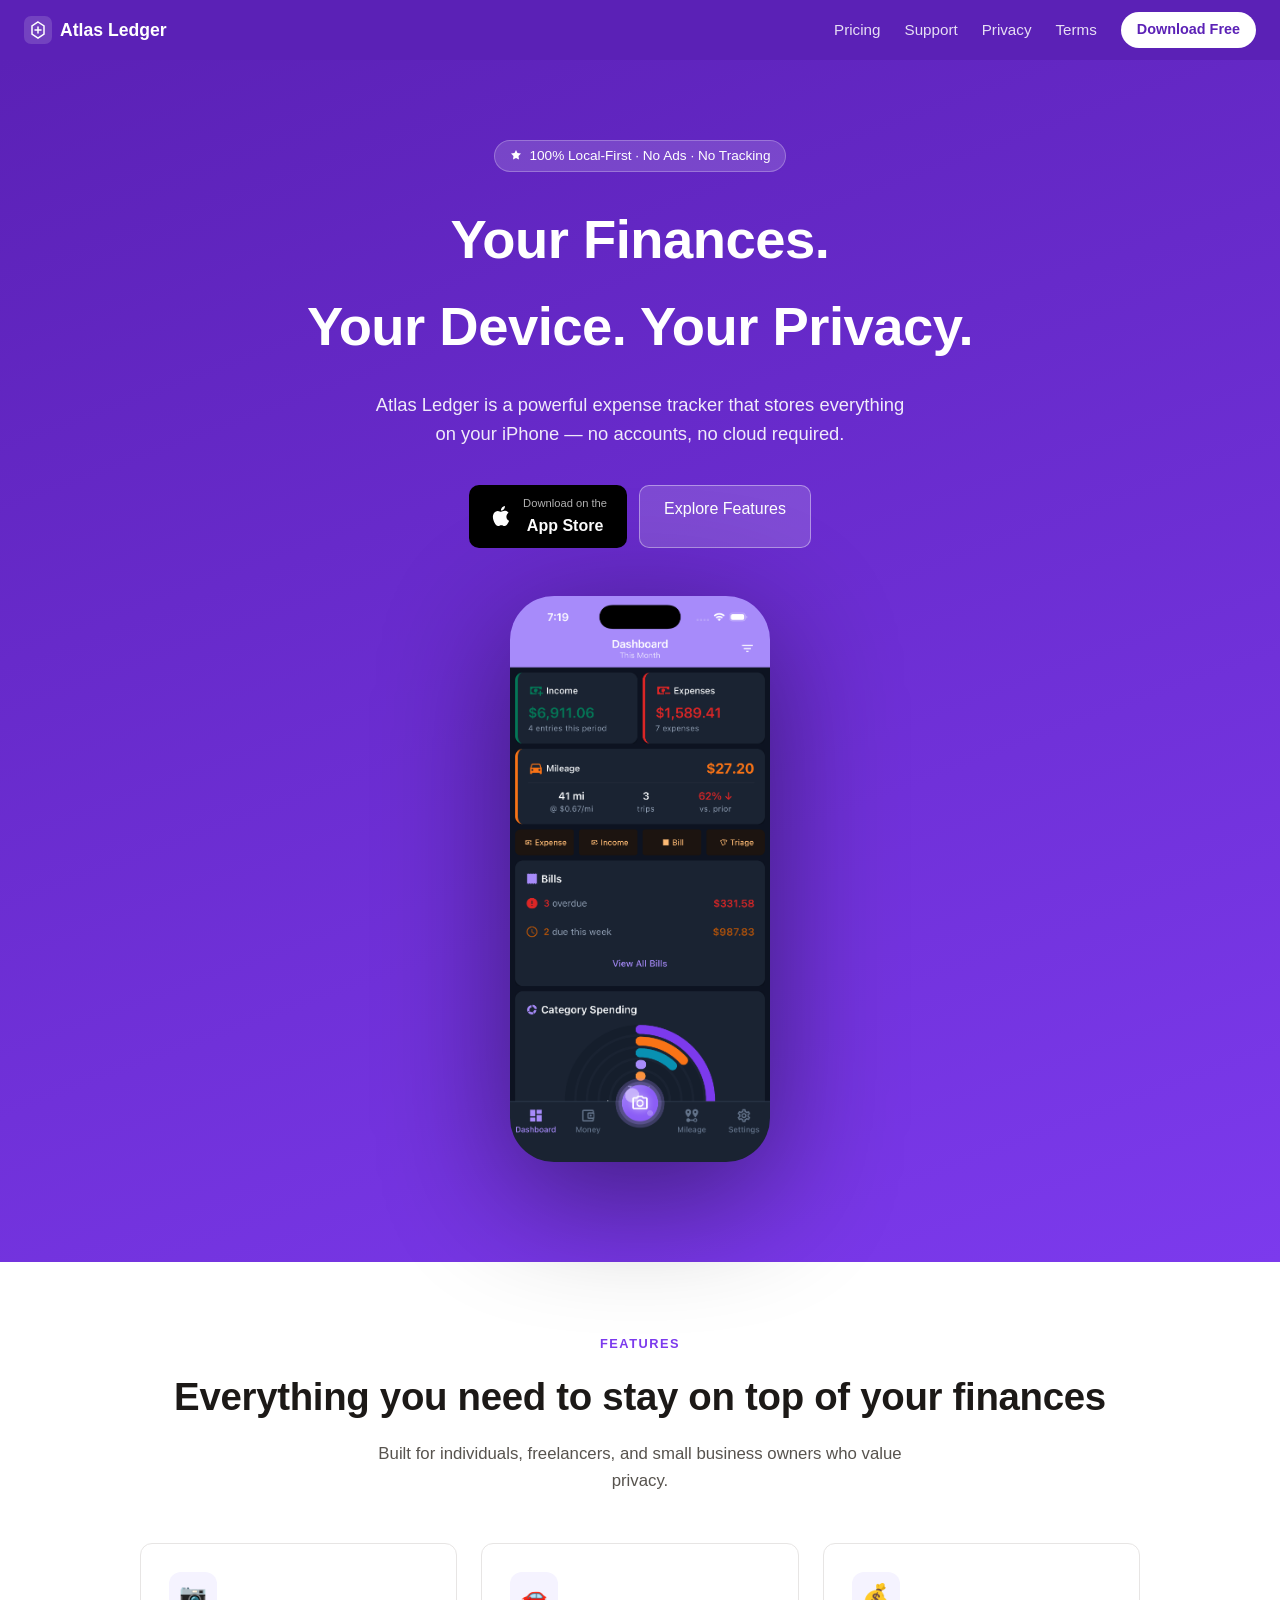
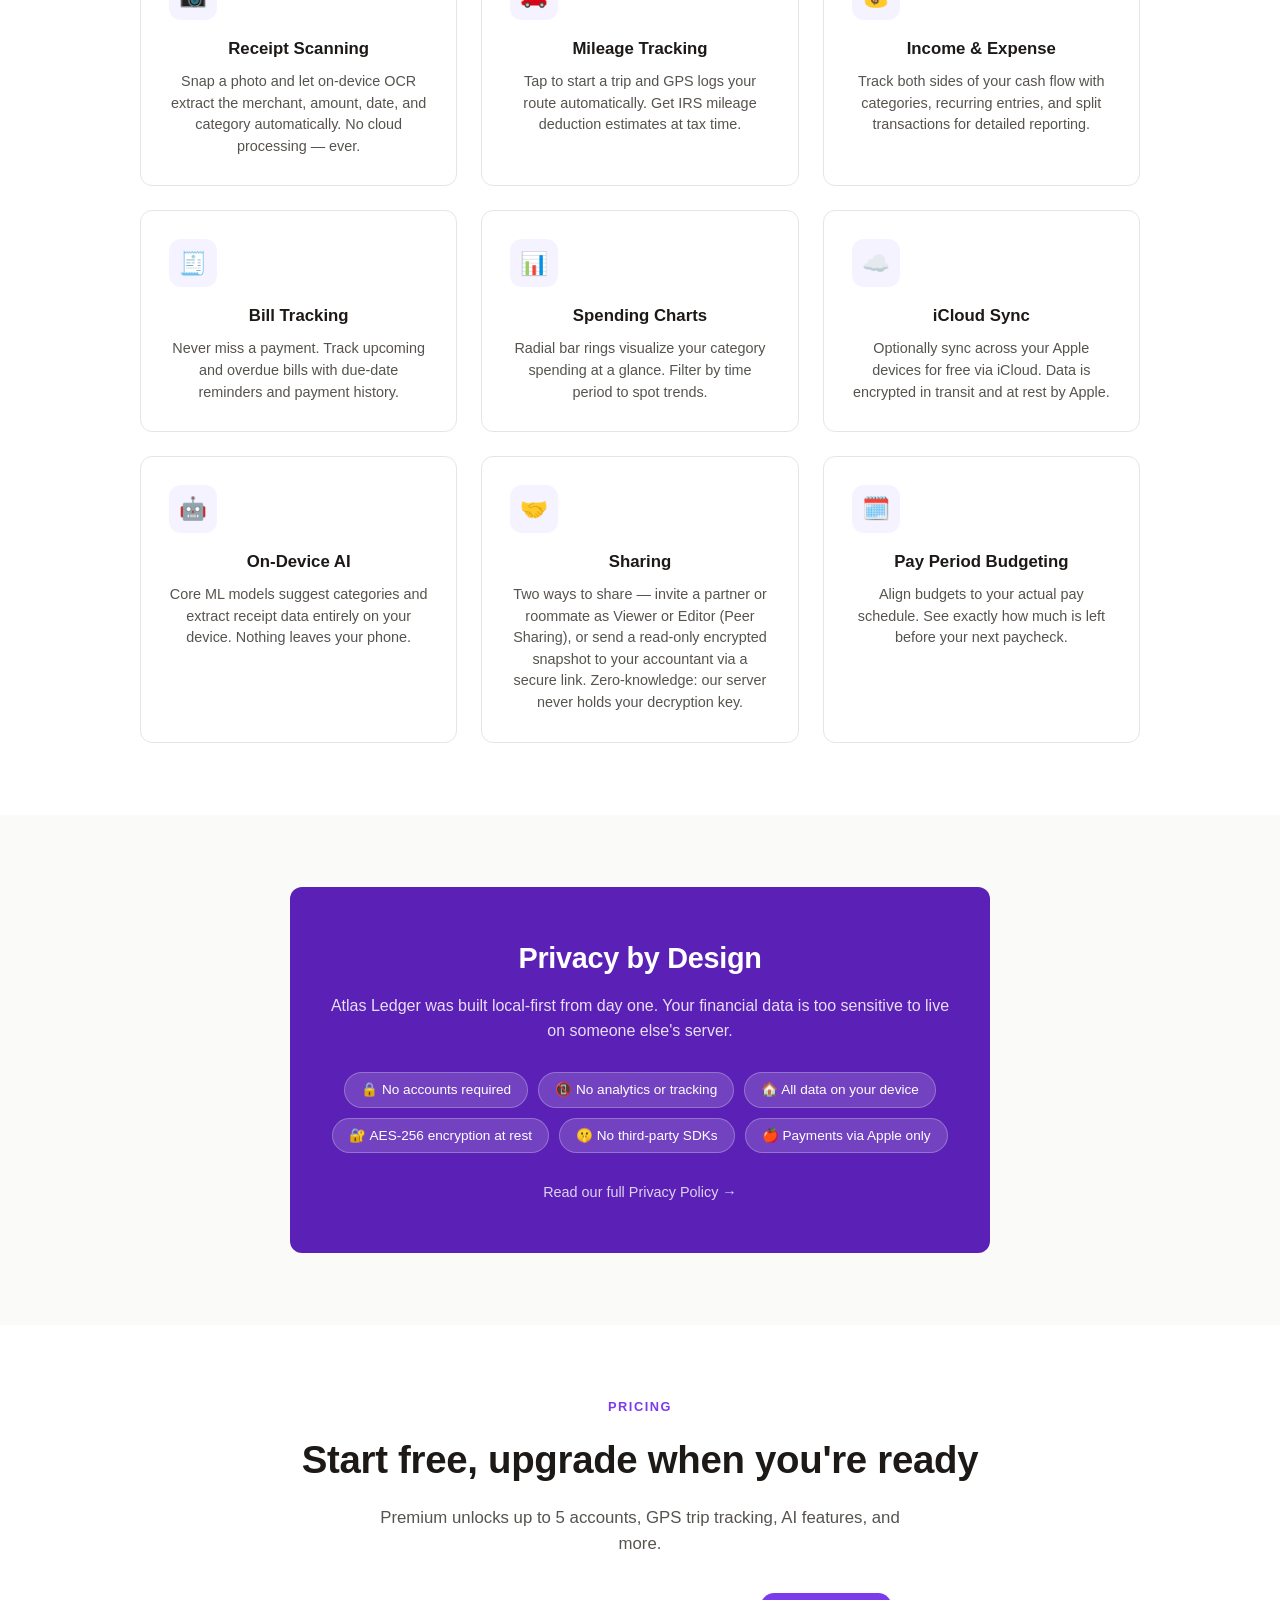
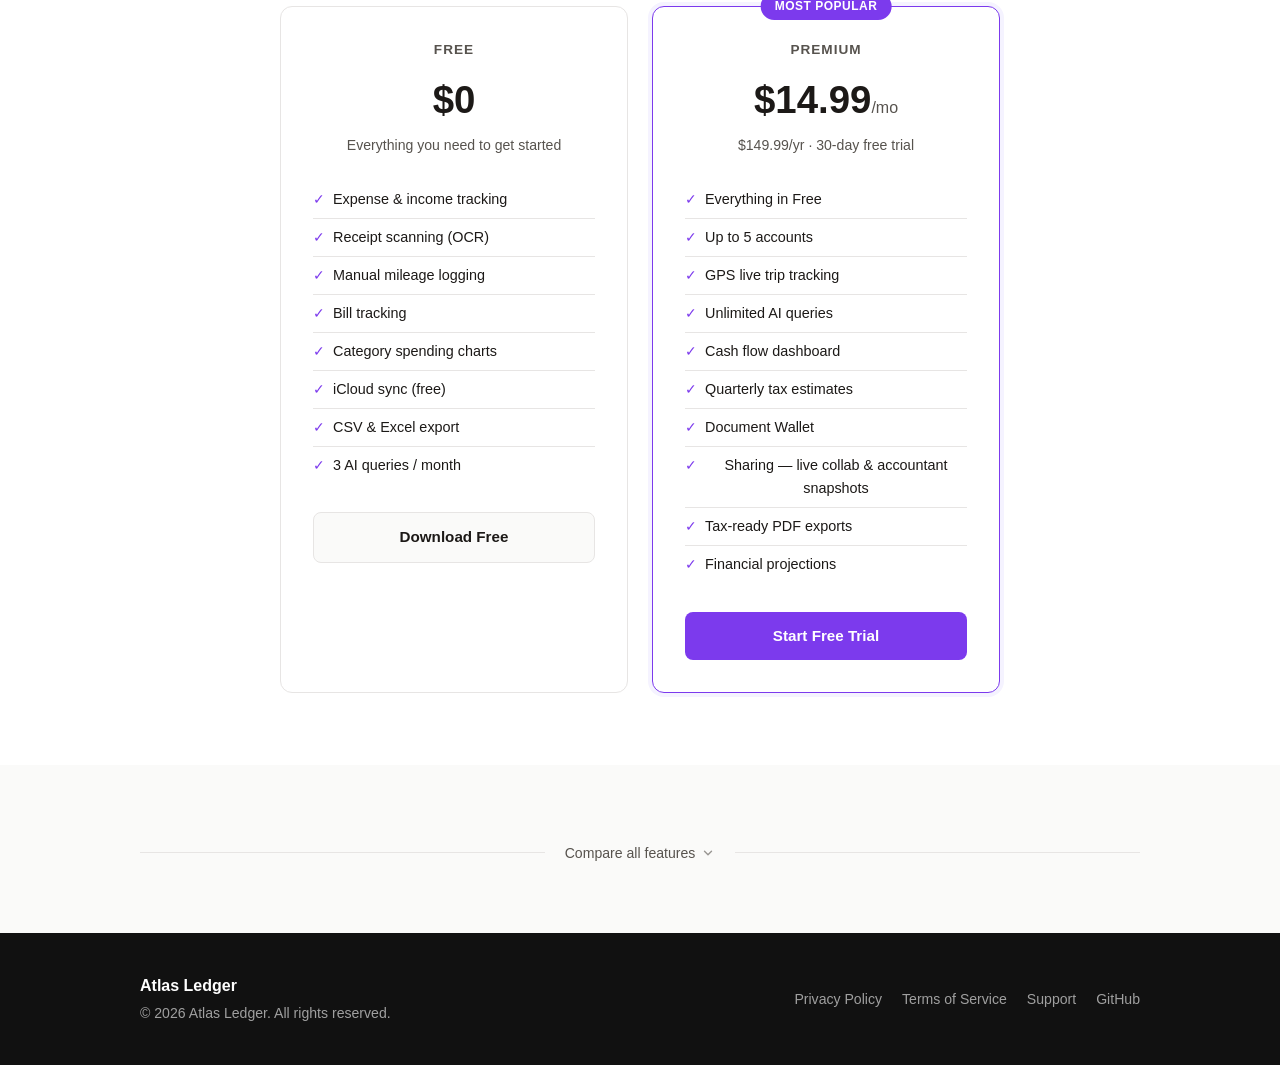
<file: index.html>
<!DOCTYPE html>
<html lang="en">
<head>
  <meta charset="UTF-8">
  <meta name="viewport" content="width=device-width, initial-scale=1.0">
  <title>Atlas Ledger — Local-First Expense Tracker for iOS</title>
  <meta name="description" content="Track expenses, mileage, and income privately on your iPhone. All data stays on your device. No accounts. No ads.">
  <link rel="stylesheet" href="style.css">
</head>
<body>

<!-- NAV -->
<nav class="nav">
  <a href="index.html" class="nav-logo">
    <svg width="28" height="28" viewBox="0 0 28 28" fill="none">
      <rect width="28" height="28" rx="7" fill="white" fill-opacity=".15"/>
      <path d="M14 6L20 10V18L14 22L8 18V10L14 6Z" stroke="white" stroke-width="1.5" fill="none"/>
      <path d="M11 14h6M14 11v6" stroke="white" stroke-width="1.5" stroke-linecap="round"/>
    </svg>
    Atlas Ledger
  </a>
  <div class="nav-links">
    <a href="#pricing">Pricing</a>
    <a href="support/index.html">Support</a>
    <a href="privacy/index.html">Privacy</a>
    <a href="terms/index.html">Terms</a>
    <a href="#download" class="nav-cta">Download Free</a>
  </div>
</nav>

<!-- HERO -->
<section class="hero">
  <div class="hero-badge">
    <svg width="14" height="14" viewBox="0 0 14 14" fill="none"><path d="M7 1l1.5 3 3.5.5-2.5 2.5.5 3.5L7 9 4 10.5l.5-3.5L2 4.5l3.5-.5L7 1z" fill="white"/></svg>
    100% Local-First · No Ads · No Tracking
  </div>
  <h1>Your Finances.<br>Your Device. Your Privacy.</h1>
  <p>Atlas Ledger is a powerful expense tracker that stores everything on your iPhone — no accounts, no cloud required.</p>
  <div class="hero-actions">
    <a href="#download" class="btn-appstore" id="download">
      <svg width="24" height="24" viewBox="0 0 24 24" fill="white"><path d="M18.71 19.5C17.88 20.74 17 21.95 15.66 21.97C14.32 22 13.89 21.18 12.37 21.18C10.84 21.18 10.37 21.95 9.1 22C7.78 22.05 6.8 20.68 5.96 19.47C4.25 17 2.94 12.45 4.7 9.39C5.57 7.87 7.13 6.91 8.82 6.88C10.1 6.86 11.32 7.75 12.11 7.75C12.89 7.75 14.37 6.68 15.92 6.84C16.57 6.87 18.39 7.1 19.56 8.82C19.47 8.88 17.39 10.1 17.41 12.63C17.44 15.65 20.06 16.66 20.09 16.67C20.06 16.74 19.67 18.11 18.71 19.5M13 3.5C13.73 2.67 14.94 2.04 15.94 2C16.07 3.17 15.6 4.35 14.9 5.19C14.21 6.04 13.07 6.7 11.95 6.61C11.8 5.46 12.36 4.26 13 3.5Z"/></svg>
      <span>
        <span class="btn-appstore-sub">Download on the</span>
        App Store
      </span>
    </a>
    <a href="#features" class="btn-learn">Explore Features</a>
  </div>

  <!-- Phone mockup -->
  <div class="phone-wrap">
    <img src="images/dashboard-screenshot.png" alt="Atlas Ledger dashboard showing income, expenses, mileage tracking and spending chart" class="phone-screenshot">
  </div>
</section>

<!-- FEATURES -->
<section class="section section-center" id="features">
  <div class="container">
    <div class="section-eyebrow">Features</div>
    <h2>Everything you need to stay on top of your finances</h2>
    <p class="section-sub">Built for individuals, freelancers, and small business owners who value privacy.</p>
    <div class="features">
      <div class="feature-card">
        <div class="feature-icon">📷</div>
        <h3>Receipt Scanning</h3>
        <p>Snap a photo and let on-device OCR extract the merchant, amount, date, and category automatically. No cloud processing — ever.</p>
      </div>
      <div class="feature-card">
        <div class="feature-icon">🚗</div>
        <h3>Mileage Tracking</h3>
        <p>Tap to start a trip and GPS logs your route automatically. Get IRS mileage deduction estimates at tax time.</p>
      </div>
      <div class="feature-card">
        <div class="feature-icon">💰</div>
        <h3>Income & Expense</h3>
        <p>Track both sides of your cash flow with categories, recurring entries, and split transactions for detailed reporting.</p>
      </div>
      <div class="feature-card">
        <div class="feature-icon">🧾</div>
        <h3>Bill Tracking</h3>
        <p>Never miss a payment. Track upcoming and overdue bills with due-date reminders and payment history.</p>
      </div>
      <div class="feature-card">
        <div class="feature-icon">📊</div>
        <h3>Spending Charts</h3>
        <p>Radial bar rings visualize your category spending at a glance. Filter by time period to spot trends.</p>
      </div>
      <div class="feature-card">
        <div class="feature-icon">☁️</div>
        <h3>iCloud Sync</h3>
        <p>Optionally sync across your Apple devices for free via iCloud. Data is encrypted in transit and at rest by Apple.</p>
      </div>
      <div class="feature-card">
        <div class="feature-icon">🤖</div>
        <h3>On-Device AI</h3>
        <p>Core ML models suggest categories and extract receipt data entirely on your device. Nothing leaves your phone.</p>
      </div>
      <div class="feature-card">
        <div class="feature-icon">🤝</div>
        <h3>Sharing</h3>
        <p>Two ways to share — invite a partner or roommate as Viewer or Editor (Peer Sharing), or send a read-only encrypted snapshot to your accountant via a secure link. Zero-knowledge: our server never holds your decryption key.</p>
      </div>
      <div class="feature-card">
        <div class="feature-icon">🗓️</div>
        <h3>Pay Period Budgeting</h3>
        <p>Align budgets to your actual pay schedule. See exactly how much is left before your next paycheck.</p>
      </div>
    </div>
  </div>
</section>

<!-- PRIVACY CALLOUT -->
<section class="section section-alt">
  <div class="container">
    <div class="privacy-callout">
      <h2>Privacy by Design</h2>
      <p>Atlas Ledger was built local-first from day one. Your financial data is too sensitive to live on someone else's server.</p>
      <div class="privacy-pills">
        <span class="privacy-pill">🔒 No accounts required</span>
        <span class="privacy-pill">📵 No analytics or tracking</span>
        <span class="privacy-pill">🏠 All data on your device</span>
        <span class="privacy-pill">🔐 AES-256 encryption at rest</span>
        <span class="privacy-pill">🤫 No third-party SDKs</span>
        <span class="privacy-pill">🍎 Payments via Apple only</span>
      </div>
      <br>
      <a href="privacy/index.html" style="color:rgba(255,255,255,.8);font-size:.9rem;">Read our full Privacy Policy →</a>
    </div>
  </div>
</section>

<!-- PRICING -->
<section class="section section-center" id="pricing">
  <div class="container">
    <div class="section-eyebrow">Pricing</div>
    <h2>Start free, upgrade when you're ready</h2>
    <p class="section-sub">Premium unlocks up to 5 accounts, GPS trip tracking, AI features, and more.</p>
    <div class="pricing">
      <div class="plan">
        <div class="plan-name">Free</div>
        <div class="plan-price">$0</div>
        <div class="plan-desc">Everything you need to get started</div>
        <ul class="plan-features">
          <li><span class="check">✓</span> Expense &amp; income tracking</li>
          <li><span class="check">✓</span> Receipt scanning (OCR)</li>
          <li><span class="check">✓</span> Manual mileage logging</li>
          <li><span class="check">✓</span> Bill tracking</li>
          <li><span class="check">✓</span> Category spending charts</li>
          <li><span class="check">✓</span> iCloud sync (free)</li>
          <li><span class="check">✓</span> CSV &amp; Excel export</li>
          <li><span class="check">✓</span> 3 AI queries / month</li>
        </ul>
        <a href="#download" class="btn-plan btn-plan-secondary">Download Free</a>
      </div>
      <div class="plan featured">
        <div class="plan-badge">Most Popular</div>
        <div class="plan-name">Premium</div>
        <div class="plan-price">$14.99<span>/mo</span></div>
        <div class="plan-desc">$149.99/yr · 30-day free trial</div>
        <ul class="plan-features">
          <li><span class="check">✓</span> Everything in Free</li>
          <li><span class="check">✓</span> Up to 5 accounts</li>
          <li><span class="check">✓</span> GPS live trip tracking</li>
          <li><span class="check">✓</span> Unlimited AI queries</li>
          <li><span class="check">✓</span> Cash flow dashboard</li>
          <li><span class="check">✓</span> Quarterly tax estimates</li>
          <li><span class="check">✓</span> Document Wallet</li>
          <li><span class="check">✓</span> Sharing — live collab &amp; accountant snapshots</li>
          <li><span class="check">✓</span> Tax-ready PDF exports</li>
          <li><span class="check">✓</span> Financial projections</li>
        </ul>
        <a href="#download" class="btn-plan btn-plan-primary">Start Free Trial</a>
      </div>
    </div>
  </div>
</section>

<!-- Sticky comparison header — labels absolutely positioned to match real th rects -->
<div id="stickyCompareHeader" aria-hidden="true" style="display:none;position:fixed;top:60px;left:0;right:0;height:42px;z-index:90;background:var(--surface);border-bottom:2px solid var(--border);box-shadow:0 2px 8px rgba(0,0,0,.08)">
  <span id="stickyLabel0" style="position:absolute;top:0;bottom:0;display:flex;align-items:center;font-size:.78rem;font-weight:700;text-transform:uppercase;letter-spacing:.8px;color:var(--text-muted);padding:0 16px">Feature</span>
  <span id="stickyLabel1" style="position:absolute;top:0;bottom:0;display:flex;align-items:center;justify-content:center;font-size:.78rem;font-weight:700;text-transform:uppercase;letter-spacing:.8px;color:var(--text-muted)">Free</span>
  <span id="stickyLabel2" style="position:absolute;top:0;bottom:0;display:flex;align-items:center;justify-content:center;font-size:.78rem;font-weight:700;text-transform:uppercase;letter-spacing:.8px;color:var(--green)">⭐ Premium</span>
</div>

<!-- COMPARE -->
<section class="section section-alt section-center" id="compare">
  <div class="container">
    <div class="compare-toggle-wrap">
      <button class="compare-toggle" id="compareToggle" onclick="toggleCompare()" aria-expanded="false" aria-controls="compareTable">
        <span id="compareToggleLabel">Compare all features</span>
        <svg id="compareChevron" width="14" height="14" viewBox="0 0 16 16" fill="none" style="transition:transform .25s;opacity:.6">
          <path d="M4 6l4 4 4-4" stroke="currentColor" stroke-width="1.6" stroke-linecap="round" stroke-linejoin="round"/>
        </svg>
      </button>
    </div>
    <div id="compareTable" style="display:none;margin-top:32px">
    <div class="compare-wrap">
      <table class="compare-table">
        <thead>
          <tr>
            <th>Feature</th>
            <th>Free</th>
            <th>⭐ Premium</th>
          </tr>
        </thead>
        <tbody>
          <!-- CORE TRACKING -->
          <tr class="group-header"><td colspan="3">Core Tracking</td></tr>
          <tr><td>Expense tracking</td><td><span class="ct-yes">✓</span></td><td><span class="ct-yes">✓</span></td></tr>
          <tr><td>Income entry</td><td><span class="ct-yes">✓</span></td><td><span class="ct-yes">✓</span></td></tr>
          <tr><td>Bill tracking &amp; due-date alerts</td><td><span class="ct-yes">✓</span></td><td><span class="ct-yes">✓</span></td></tr>
          <tr><td>Receipt scanning (on-device OCR)</td><td><span class="ct-yes">✓</span></td><td><span class="ct-yes">✓</span></td></tr>
          <tr><td>Custom categories &amp; tags</td><td><span class="ct-yes">✓</span></td><td><span class="ct-yes">✓</span></td></tr>
          <tr><td>Split transactions</td><td><span class="ct-no">—</span></td><td><span class="ct-yes">✓</span></td></tr>
          <tr><td>Recurring expense detection</td><td><span class="ct-no">—</span></td><td><span class="ct-yes">✓</span></td></tr>
          <tr><td>Number of accounts</td><td><span class="ct-partial">1 account</span></td><td><span class="ct-partial">Up to 5</span></td></tr>

          <!-- MILEAGE -->
          <tr class="group-header"><td colspan="3">Mileage &amp; Trips</td></tr>
          <tr><td>Manual mileage entry</td><td><span class="ct-yes">✓</span></td><td><span class="ct-yes">✓</span></td></tr>
          <tr><td>IRS deduction estimates</td><td><span class="ct-no">—</span></td><td><span class="ct-yes">✓</span></td></tr>
          <tr><td>GPS live trip tracking</td><td><span class="ct-no">—</span></td><td><span class="ct-yes">✓</span></td></tr>
          <tr><td>Voice-activated trip start/stop</td><td><span class="ct-no">—</span></td><td><span class="ct-yes">✓</span></td></tr>
          <tr><td>Trip voice readouts &amp; audio cues</td><td><span class="ct-no">—</span></td><td><span class="ct-yes">✓</span></td></tr>

          <!-- AI & INTELLIGENCE -->
          <tr class="group-header"><td colspan="3">AI &amp; Intelligence</td></tr>
          <tr><td>Natural language queries</td><td><span class="ct-partial">3 / month</span></td><td><span class="ct-partial">Unlimited</span></td></tr>
          <tr><td>AI receipt field extraction</td><td><span class="ct-no">—</span></td><td><span class="ct-yes">✓</span></td></tr>
          <tr><td>Auto-categorization (AI)</td><td><span class="ct-no">—</span></td><td><span class="ct-yes">✓</span></td></tr>
          <tr><td>Voice commands</td><td><span class="ct-no">—</span></td><td><span class="ct-yes">✓</span></td></tr>
          <tr><td>Merchant insights</td><td><span class="ct-no">—</span></td><td><span class="ct-yes">✓</span></td></tr>

          <!-- REPORTS & EXPORT -->
          <tr class="group-header"><td colspan="3">Reports &amp; Export</td></tr>
          <tr><td>Category spending charts</td><td><span class="ct-yes">✓</span></td><td><span class="ct-yes">✓</span></td></tr>
          <tr><td>CSV &amp; Excel export</td><td><span class="ct-yes">✓</span></td><td><span class="ct-yes">✓</span></td></tr>
          <tr><td>Tax-ready PDF reports</td><td><span class="ct-no">—</span></td><td><span class="ct-yes">✓</span></td></tr>
          <tr><td>Quarterly tax estimates</td><td><span class="ct-no">—</span></td><td><span class="ct-yes">✓</span></td></tr>
          <tr><td>Cash flow dashboard</td><td><span class="ct-no">—</span></td><td><span class="ct-yes">✓</span></td></tr>
          <tr><td>30/60/90-day financial projections</td><td><span class="ct-no">—</span></td><td><span class="ct-yes">✓</span></td></tr>
          <tr><td>Trend analysis</td><td><span class="ct-no">—</span></td><td><span class="ct-yes">✓</span></td></tr>
          <tr><td>Custom reports</td><td><span class="ct-no">—</span></td><td><span class="ct-yes">✓</span></td></tr>

          <!-- BUDGETING -->
          <tr class="group-header"><td colspan="3">Budgeting &amp; Goals</td></tr>
          <tr><td>Pay period budgeting</td><td><span class="ct-no">—</span></td><td><span class="ct-yes">✓</span></td></tr>
          <tr><td>Bill-to-paycheck allocation</td><td><span class="ct-no">—</span></td><td><span class="ct-yes">✓</span></td></tr>
          <tr><td>Savings goals</td><td><span class="ct-no">—</span></td><td><span class="ct-yes">✓</span></td></tr>

          <!-- DOCUMENTS -->
          <tr class="group-header"><td colspan="3">Documents &amp; Attachments</td></tr>
          <tr><td>Receipt photo attachments</td><td><span class="ct-yes">✓</span></td><td><span class="ct-yes">✓</span></td></tr>
          <tr><td>Document Wallet (PDF &amp; files)</td><td><span class="ct-no">—</span></td><td><span class="ct-yes">✓</span></td></tr>
          <tr><td>On-device document OCR</td><td><span class="ct-no">—</span></td><td><span class="ct-yes">✓</span></td></tr>
          <tr><td>Voice memo attachments</td><td><span class="ct-yes">✓</span></td><td><span class="ct-yes">✓</span></td></tr>

          <!-- SYNC & SHARING -->
          <tr class="group-header"><td colspan="3">Sync &amp; Sharing</td></tr>
          <tr><td>iCloud sync across devices</td><td><span class="ct-yes">✓</span></td><td><span class="ct-yes">✓</span></td></tr>
          <tr><td>Sharing — live collaboration or accountant snapshot (zero-knowledge encrypted)</td><td><span class="ct-partial">Add-on $4.99/mo</span></td><td><span class="ct-yes">✓</span></td></tr>

          <!-- PRIVACY -->
          <tr class="group-header"><td colspan="3">Privacy &amp; Security</td></tr>
          <tr><td>All data stored on-device</td><td><span class="ct-yes">✓</span></td><td><span class="ct-yes">✓</span></td></tr>
          <tr><td>AES-256 encryption at rest</td><td><span class="ct-yes">✓</span></td><td><span class="ct-yes">✓</span></td></tr>
          <tr><td>Face ID / Touch ID app lock</td><td><span class="ct-yes">✓</span></td><td><span class="ct-yes">✓</span></td></tr>
          <tr><td>No analytics or tracking SDKs</td><td><span class="ct-yes">✓</span></td><td><span class="ct-yes">✓</span></td></tr>

        </tbody>
        <tfoot>
          <tr>
            <td colspan="3" style="text-align:center;padding:8px 16px 4px;font-size:.8rem;color:var(--text-muted)">
              † Sharing is included in Premium. Free users can add it separately for $4.99/mo.
            </td>
          </tr>
          <tr>
            <td colspan="3" style="text-align:center;padding:16px 16px 24px">
              <a href="#download" class="btn-plan btn-plan-primary" style="display:inline-block;width:auto;padding:12px 32px">Download on the App Store</a>
            </td>
          </tr>
        </tfoot>
      </table>
    </div>
    </div><!-- /compareTable -->
  </div>
</section>

<script>
  var compareObserver = null;

  function syncStickyWidths() {
    // Position each sticky label to exactly overlay its real <th> using getBoundingClientRect.
    // This is pixel-perfect regardless of container padding differences.
    var ths = document.querySelectorAll('.compare-table thead th');
    var labels = [
      document.getElementById('stickyLabel0'),
      document.getElementById('stickyLabel1'),
      document.getElementById('stickyLabel2')
    ];
    ths.forEach(function(th, i) {
      if (!labels[i]) return;
      var r = th.getBoundingClientRect();
      labels[i].style.left = r.left + 'px';
      labels[i].style.width = r.width + 'px';
    });
  }

  function toggleCompare() {
    var el = document.getElementById('compareTable');
    var btn = document.getElementById('compareToggle');
    var label = document.getElementById('compareToggleLabel');
    var chevron = document.getElementById('compareChevron');
    var sticky = document.getElementById('stickyCompareHeader');
    var open = el.style.display === 'none';
    el.style.display = open ? 'block' : 'none';
    btn.setAttribute('aria-expanded', open);
    label.textContent = open ? 'Hide feature comparison' : 'Compare all features';
    chevron.style.transform = open ? 'rotate(180deg)' : 'rotate(0deg)';

    if (open) {
      document.getElementById('compare').scrollIntoView({ behavior: 'smooth', block: 'start' });
      // Sync label positions after layout settles, then on resize
      setTimeout(syncStickyWidths, 60);
      window.addEventListener('resize', syncStickyWidths);

      // Wire sticky header via IntersectionObserver
      if ('IntersectionObserver' in window && sticky) {
        var thead = document.querySelector('.compare-table thead');
        if (thead) {
          if (compareObserver) compareObserver.disconnect();
          compareObserver = new IntersectionObserver(function(entries) {
            var show = !entries[0].isIntersecting;
            sticky.style.display = show ? 'block' : 'none';
            // Re-sync on every show in case the page was resized while hidden
            if (show) syncStickyWidths();
          }, { rootMargin: '-62px 0px 0px 0px', threshold: 0 });
          compareObserver.observe(thead);
        }
      }
    } else {
      if (sticky) sticky.style.display = 'none';
      if (compareObserver) { compareObserver.disconnect(); compareObserver = null; }
      window.removeEventListener('resize', syncStickyWidths);
    }
  }
</script>

<!-- FOOTER -->
<footer>
  <div class="footer-inner">
    <div>
      <div class="footer-brand">Atlas Ledger</div>
      <div style="margin-top:4px">© 2026 Atlas Ledger. All rights reserved.</div>
    </div>
    <div class="footer-links">
      <a href="privacy/index.html">Privacy Policy</a>
      <a href="terms/index.html">Terms of Service</a>
      <a href="support/index.html">Support</a>
      <a href="https://github.com/DevLab-Innovations/AtlasLedger">GitHub</a>
    </div>
  </div>
</footer>

</body>
</html>
</file>
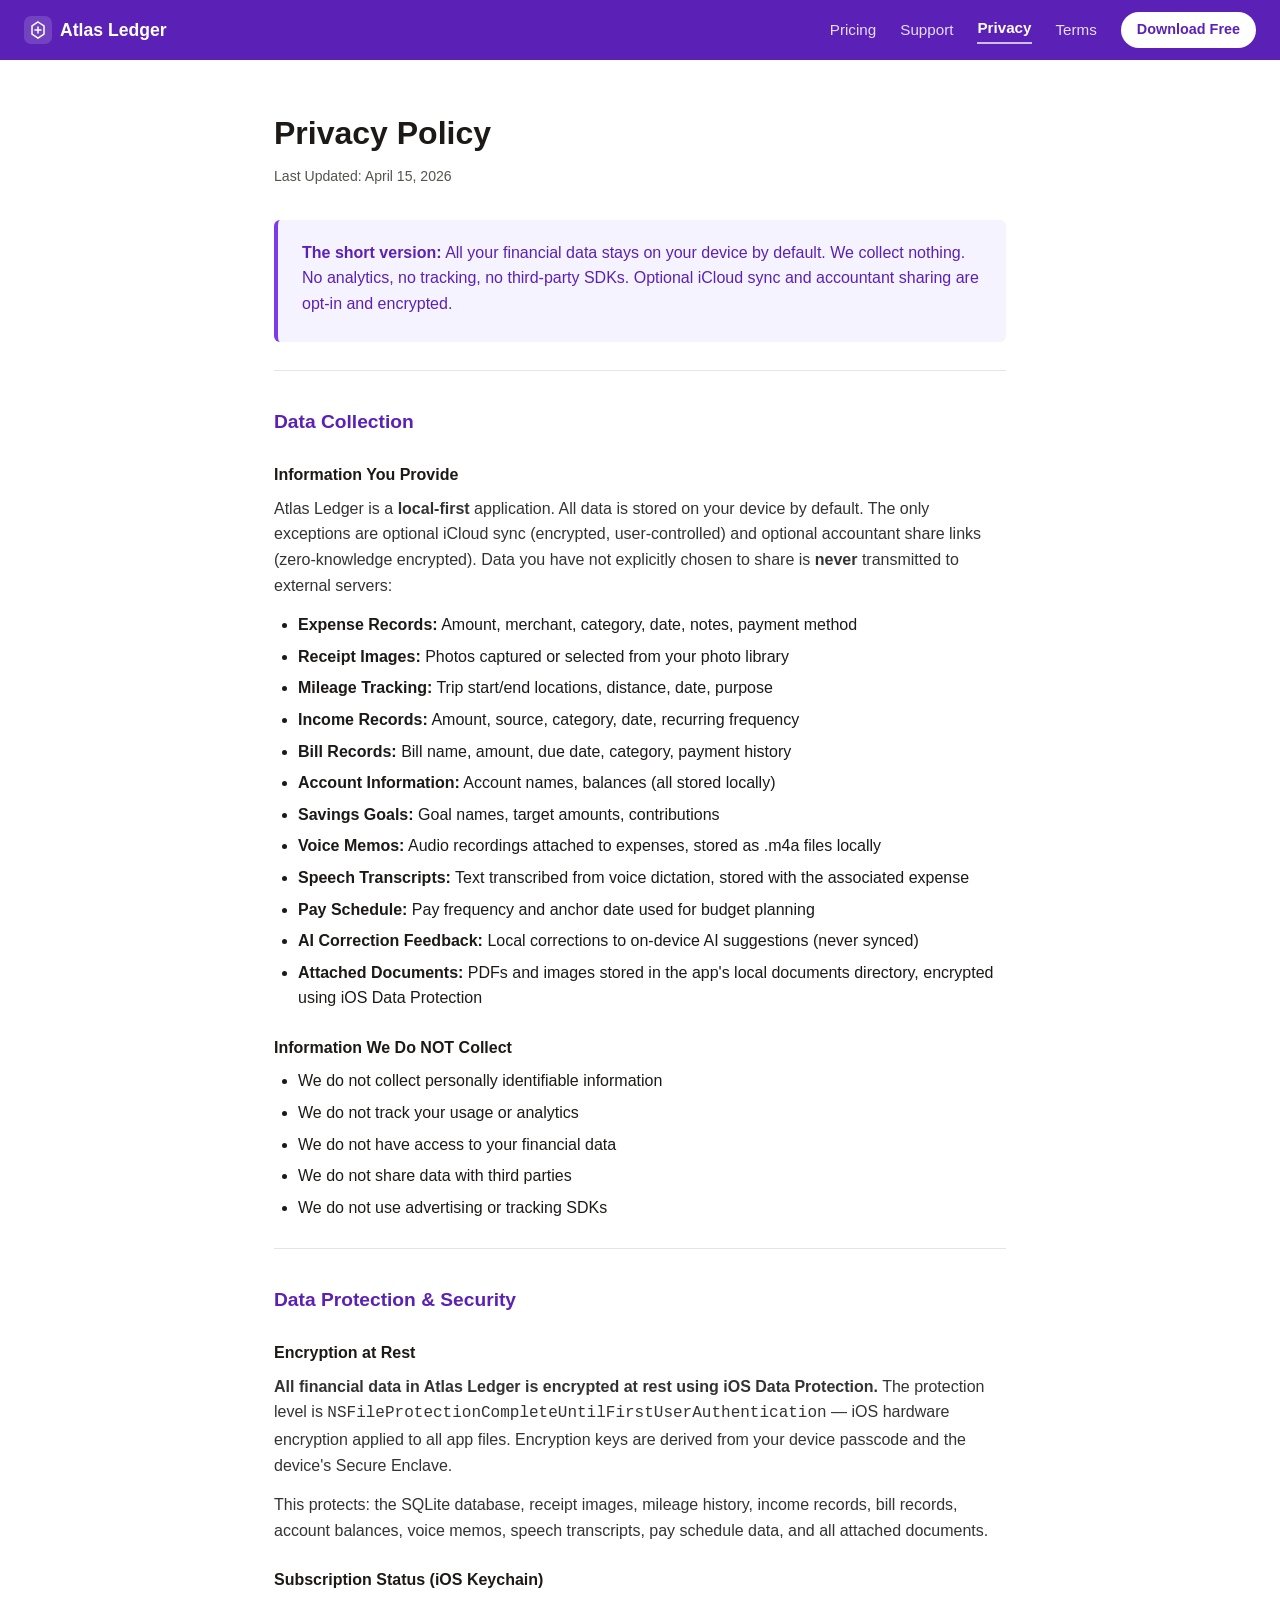
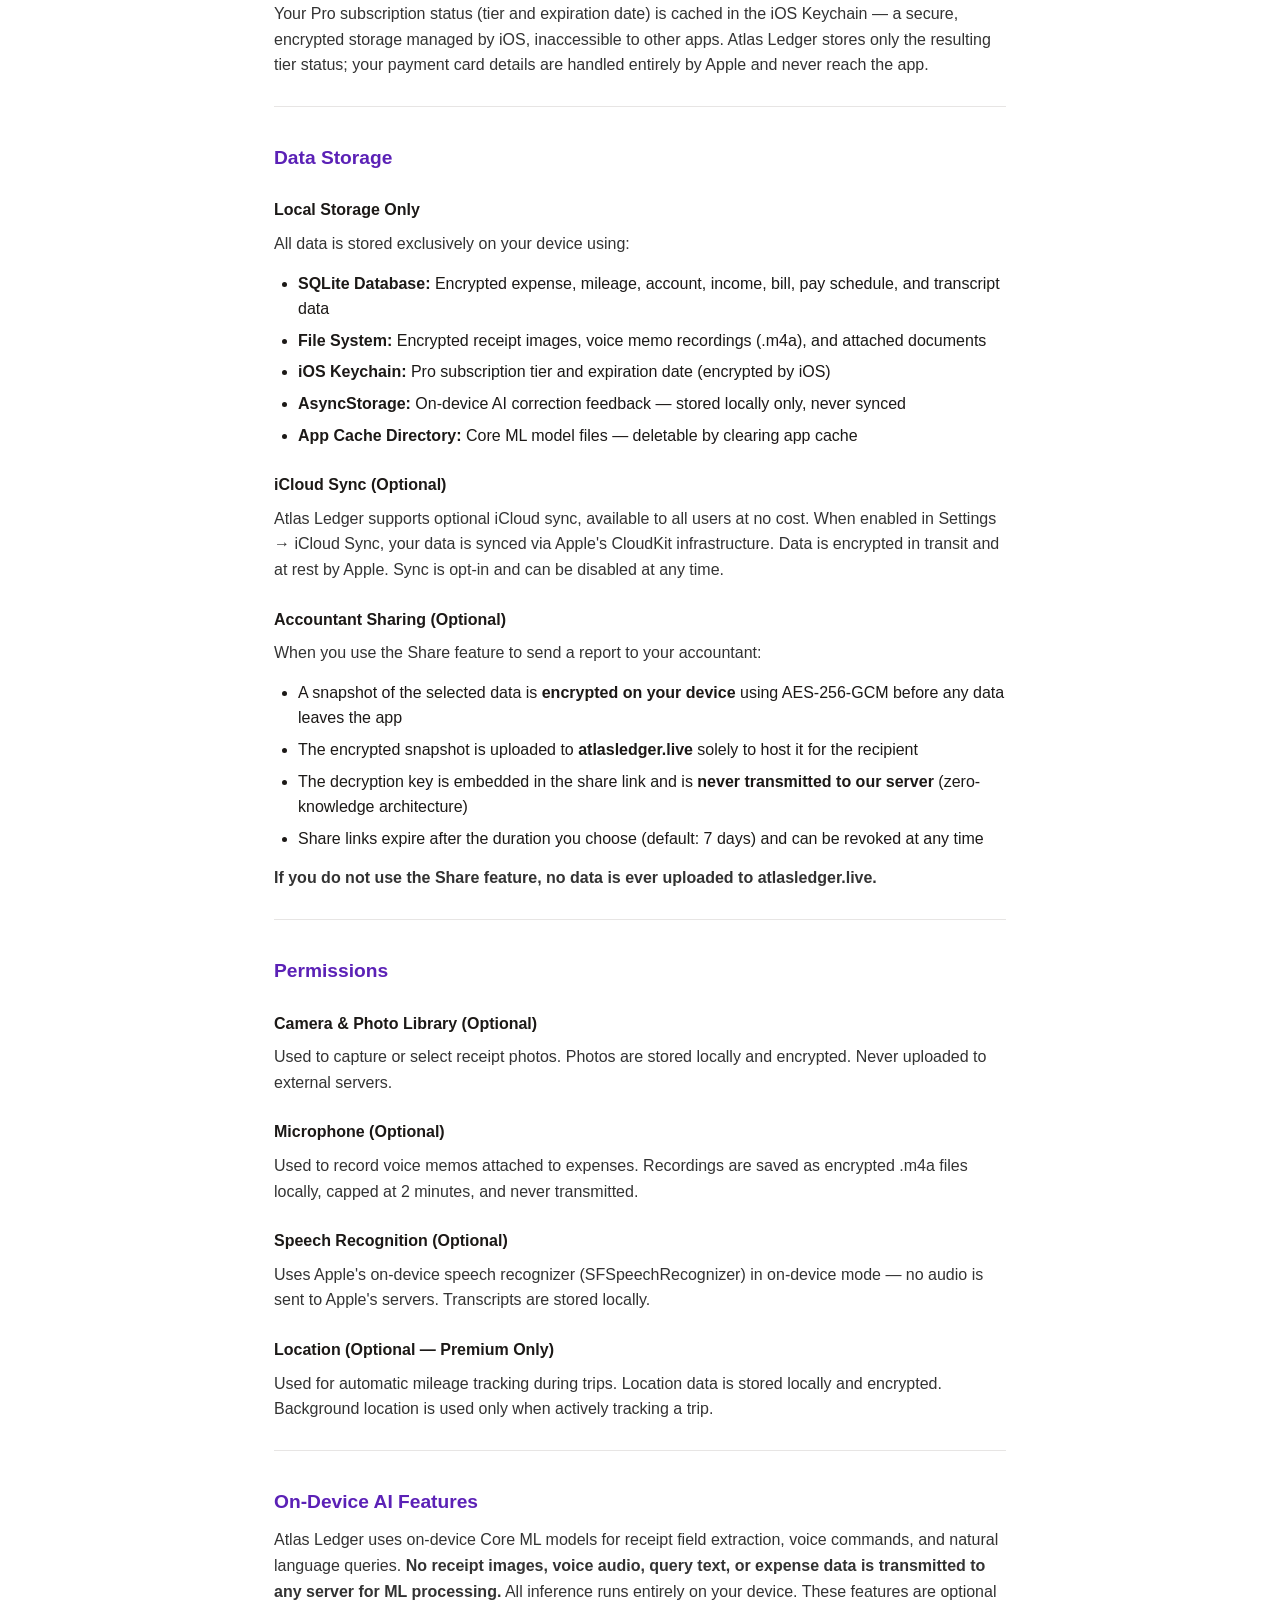
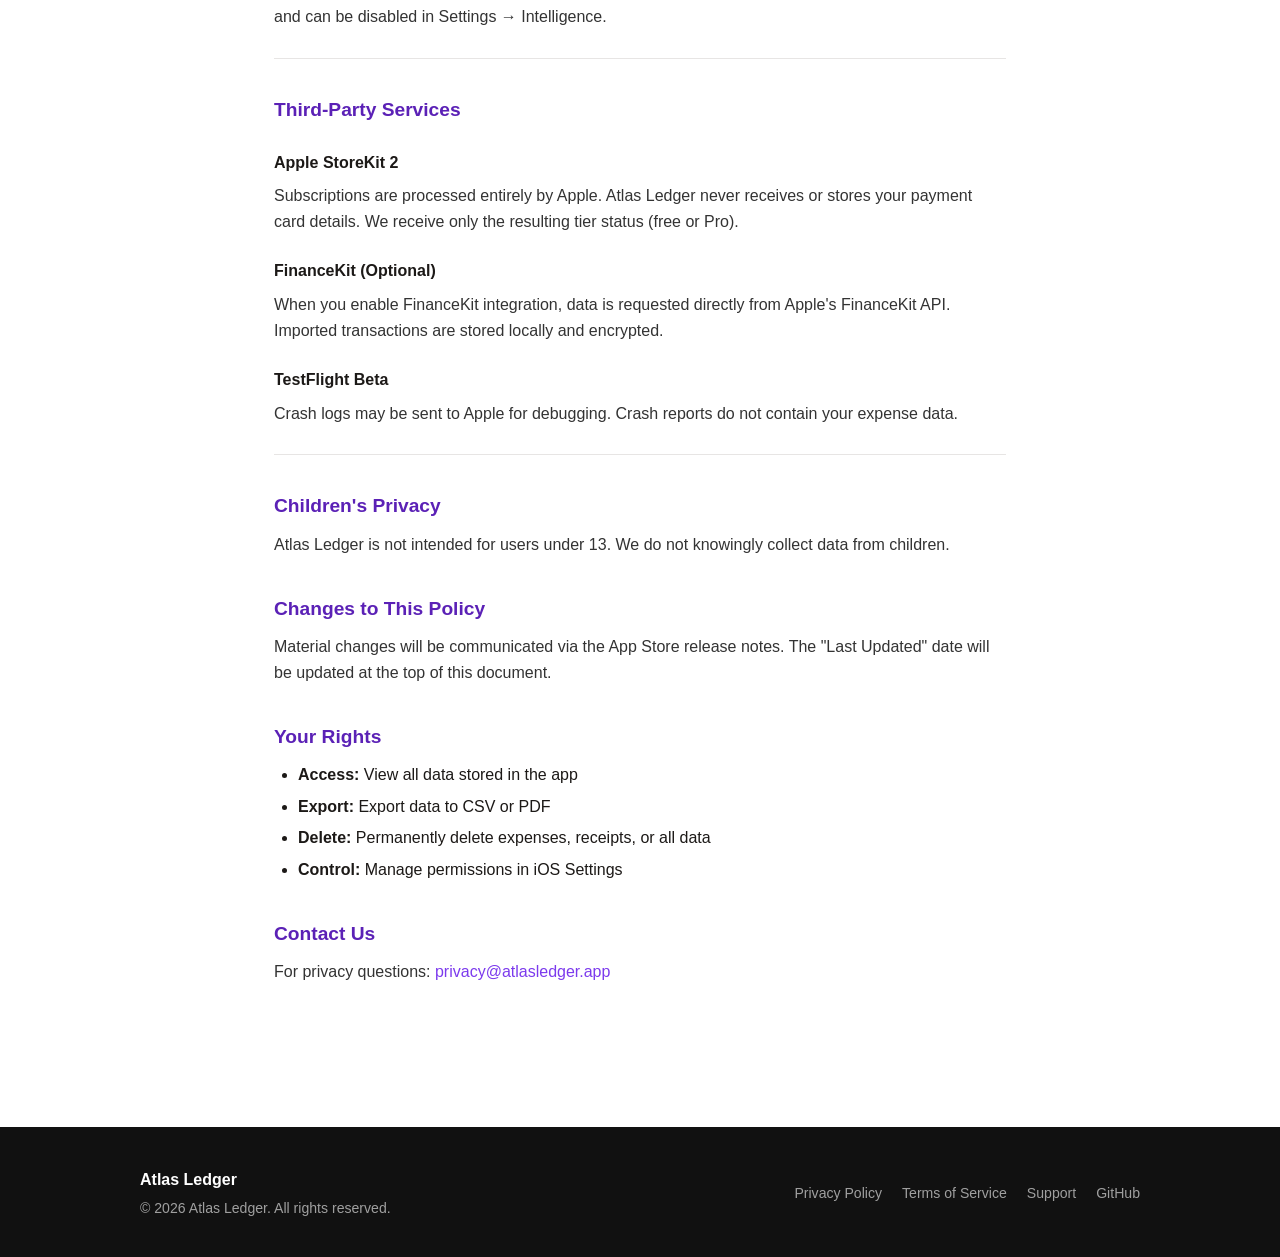
<file: privacy/index.html>
<!DOCTYPE html>
<html lang="en">
<head>
  <meta charset="UTF-8">
  <meta name="viewport" content="width=device-width, initial-scale=1.0">
  <title>Privacy Policy — Atlas Ledger</title>
  <meta name="description" content="Atlas Ledger Privacy Policy. All your financial data stays on your device. We collect nothing.">
  <link rel="stylesheet" href="../style.css">
</head>
<body>

<nav class="nav">
  <a href="../index.html" class="nav-logo">
    <svg width="28" height="28" viewBox="0 0 28 28" fill="none">
      <rect width="28" height="28" rx="7" fill="white" fill-opacity=".15"/>
      <path d="M14 6L20 10V18L14 22L8 18V10L14 6Z" stroke="white" stroke-width="1.5" fill="none"/>
      <path d="M11 14h6M14 11v6" stroke="white" stroke-width="1.5" stroke-linecap="round"/>
    </svg>
    Atlas Ledger
  </a>
  <div class="nav-links">
    <a href="../index.html#pricing">Pricing</a>
    <a href="../support/index.html">Support</a>
    <a href="../privacy/index.html" class="active">Privacy</a>
    <a href="../terms/index.html">Terms</a>
    <a href="../index.html#download" class="nav-cta">Download Free</a>
  </div>
</nav>

<div class="legal">
  <h1>Privacy Policy</h1>
  <div class="updated">Last Updated: April 15, 2026</div>

  <div class="summary-box">
    <p><strong>The short version:</strong> All your financial data stays on your device by default. We collect nothing. No analytics, no tracking, no third-party SDKs. Optional iCloud sync and accountant sharing are opt-in and encrypted.</p>
  </div>

  <hr>

  <h2>Data Collection</h2>
  <h3>Information You Provide</h3>
  <p>Atlas Ledger is a <strong>local-first</strong> application. All data is stored on your device by default. The only exceptions are optional iCloud sync (encrypted, user-controlled) and optional accountant share links (zero-knowledge encrypted). Data you have not explicitly chosen to share is <strong>never</strong> transmitted to external servers:</p>
  <ul>
    <li><strong>Expense Records:</strong> Amount, merchant, category, date, notes, payment method</li>
    <li><strong>Receipt Images:</strong> Photos captured or selected from your photo library</li>
    <li><strong>Mileage Tracking:</strong> Trip start/end locations, distance, date, purpose</li>
    <li><strong>Income Records:</strong> Amount, source, category, date, recurring frequency</li>
    <li><strong>Bill Records:</strong> Bill name, amount, due date, category, payment history</li>
    <li><strong>Account Information:</strong> Account names, balances (all stored locally)</li>
    <li><strong>Savings Goals:</strong> Goal names, target amounts, contributions</li>
    <li><strong>Voice Memos:</strong> Audio recordings attached to expenses, stored as .m4a files locally</li>
    <li><strong>Speech Transcripts:</strong> Text transcribed from voice dictation, stored with the associated expense</li>
    <li><strong>Pay Schedule:</strong> Pay frequency and anchor date used for budget planning</li>
    <li><strong>AI Correction Feedback:</strong> Local corrections to on-device AI suggestions (never synced)</li>
    <li><strong>Attached Documents:</strong> PDFs and images stored in the app's local documents directory, encrypted using iOS Data Protection</li>
  </ul>

  <h3>Information We Do NOT Collect</h3>
  <ul>
    <li>We do not collect personally identifiable information</li>
    <li>We do not track your usage or analytics</li>
    <li>We do not have access to your financial data</li>
    <li>We do not share data with third parties</li>
    <li>We do not use advertising or tracking SDKs</li>
  </ul>

  <hr>

  <h2>Data Protection &amp; Security</h2>
  <h3>Encryption at Rest</h3>
  <p><strong>All financial data in Atlas Ledger is encrypted at rest using iOS Data Protection.</strong> The protection level is <code>NSFileProtectionCompleteUntilFirstUserAuthentication</code> — iOS hardware encryption applied to all app files. Encryption keys are derived from your device passcode and the device's Secure Enclave.</p>
  <p>This protects: the SQLite database, receipt images, mileage history, income records, bill records, account balances, voice memos, speech transcripts, pay schedule data, and all attached documents.</p>

  <h3>Subscription Status (iOS Keychain)</h3>
  <p>Your Pro subscription status (tier and expiration date) is cached in the iOS Keychain — a secure, encrypted storage managed by iOS, inaccessible to other apps. Atlas Ledger stores only the resulting tier status; your payment card details are handled entirely by Apple and never reach the app.</p>

  <hr>

  <h2>Data Storage</h2>
  <h3>Local Storage Only</h3>
  <p>All data is stored exclusively on your device using:</p>
  <ul>
    <li><strong>SQLite Database:</strong> Encrypted expense, mileage, account, income, bill, pay schedule, and transcript data</li>
    <li><strong>File System:</strong> Encrypted receipt images, voice memo recordings (.m4a), and attached documents</li>
    <li><strong>iOS Keychain:</strong> Pro subscription tier and expiration date (encrypted by iOS)</li>
    <li><strong>AsyncStorage:</strong> On-device AI correction feedback — stored locally only, never synced</li>
    <li><strong>App Cache Directory:</strong> Core ML model files — deletable by clearing app cache</li>
  </ul>

  <h3>iCloud Sync (Optional)</h3>
  <p>Atlas Ledger supports optional iCloud sync, available to all users at no cost. When enabled in Settings → iCloud Sync, your data is synced via Apple's CloudKit infrastructure. Data is encrypted in transit and at rest by Apple. Sync is opt-in and can be disabled at any time.</p>

  <h3>Accountant Sharing (Optional)</h3>
  <p>When you use the Share feature to send a report to your accountant:</p>
  <ul>
    <li>A snapshot of the selected data is <strong>encrypted on your device</strong> using AES-256-GCM before any data leaves the app</li>
    <li>The encrypted snapshot is uploaded to <strong>atlasledger.live</strong> solely to host it for the recipient</li>
    <li>The decryption key is embedded in the share link and is <strong>never transmitted to our server</strong> (zero-knowledge architecture)</li>
    <li>Share links expire after the duration you choose (default: 7 days) and can be revoked at any time</li>
  </ul>
  <p><strong>If you do not use the Share feature, no data is ever uploaded to atlasledger.live.</strong></p>

  <hr>

  <h2>Permissions</h2>
  <h3>Camera &amp; Photo Library (Optional)</h3>
  <p>Used to capture or select receipt photos. Photos are stored locally and encrypted. Never uploaded to external servers.</p>

  <h3>Microphone (Optional)</h3>
  <p>Used to record voice memos attached to expenses. Recordings are saved as encrypted .m4a files locally, capped at 2 minutes, and never transmitted.</p>

  <h3>Speech Recognition (Optional)</h3>
  <p>Uses Apple's on-device speech recognizer (SFSpeechRecognizer) in on-device mode — no audio is sent to Apple's servers. Transcripts are stored locally.</p>

  <h3>Location (Optional — Premium Only)</h3>
  <p>Used for automatic mileage tracking during trips. Location data is stored locally and encrypted. Background location is used only when actively tracking a trip.</p>

  <hr>

  <h2>On-Device AI Features</h2>
  <p>Atlas Ledger uses on-device Core ML models for receipt field extraction, voice commands, and natural language queries. <strong>No receipt images, voice audio, query text, or expense data is transmitted to any server for ML processing.</strong> All inference runs entirely on your device. These features are optional and can be disabled in Settings → Intelligence.</p>

  <hr>

  <h2>Third-Party Services</h2>
  <h3>Apple StoreKit 2</h3>
  <p>Subscriptions are processed entirely by Apple. Atlas Ledger never receives or stores your payment card details. We receive only the resulting tier status (free or Pro).</p>
  <h3>FinanceKit (Optional)</h3>
  <p>When you enable FinanceKit integration, data is requested directly from Apple's FinanceKit API. Imported transactions are stored locally and encrypted.</p>
  <h3>TestFlight Beta</h3>
  <p>Crash logs may be sent to Apple for debugging. Crash reports do not contain your expense data.</p>

  <hr>

  <h2>Children's Privacy</h2>
  <p>Atlas Ledger is not intended for users under 13. We do not knowingly collect data from children.</p>

  <h2>Changes to This Policy</h2>
  <p>Material changes will be communicated via the App Store release notes. The "Last Updated" date will be updated at the top of this document.</p>

  <h2>Your Rights</h2>
  <ul>
    <li><strong>Access:</strong> View all data stored in the app</li>
    <li><strong>Export:</strong> Export data to CSV or PDF</li>
    <li><strong>Delete:</strong> Permanently delete expenses, receipts, or all data</li>
    <li><strong>Control:</strong> Manage permissions in iOS Settings</li>
  </ul>

  <h2>Contact Us</h2>
  <p>For privacy questions: <a href="mailto:privacy@atlasledger.app">privacy@atlasledger.app</a></p>
</div>

<footer>
  <div class="footer-inner">
    <div>
      <div class="footer-brand">Atlas Ledger</div>
      <div style="margin-top:4px">© 2026 Atlas Ledger. All rights reserved.</div>
    </div>
    <div class="footer-links">
      <a href="../privacy/index.html">Privacy Policy</a>
      <a href="../terms/index.html">Terms of Service</a>
      <a href="../support/index.html">Support</a>
      <a href="https://github.com/DevLab-Innovations/AtlasLedger">GitHub</a>
    </div>
  </div>
</footer>

</body>
</html>
</file>
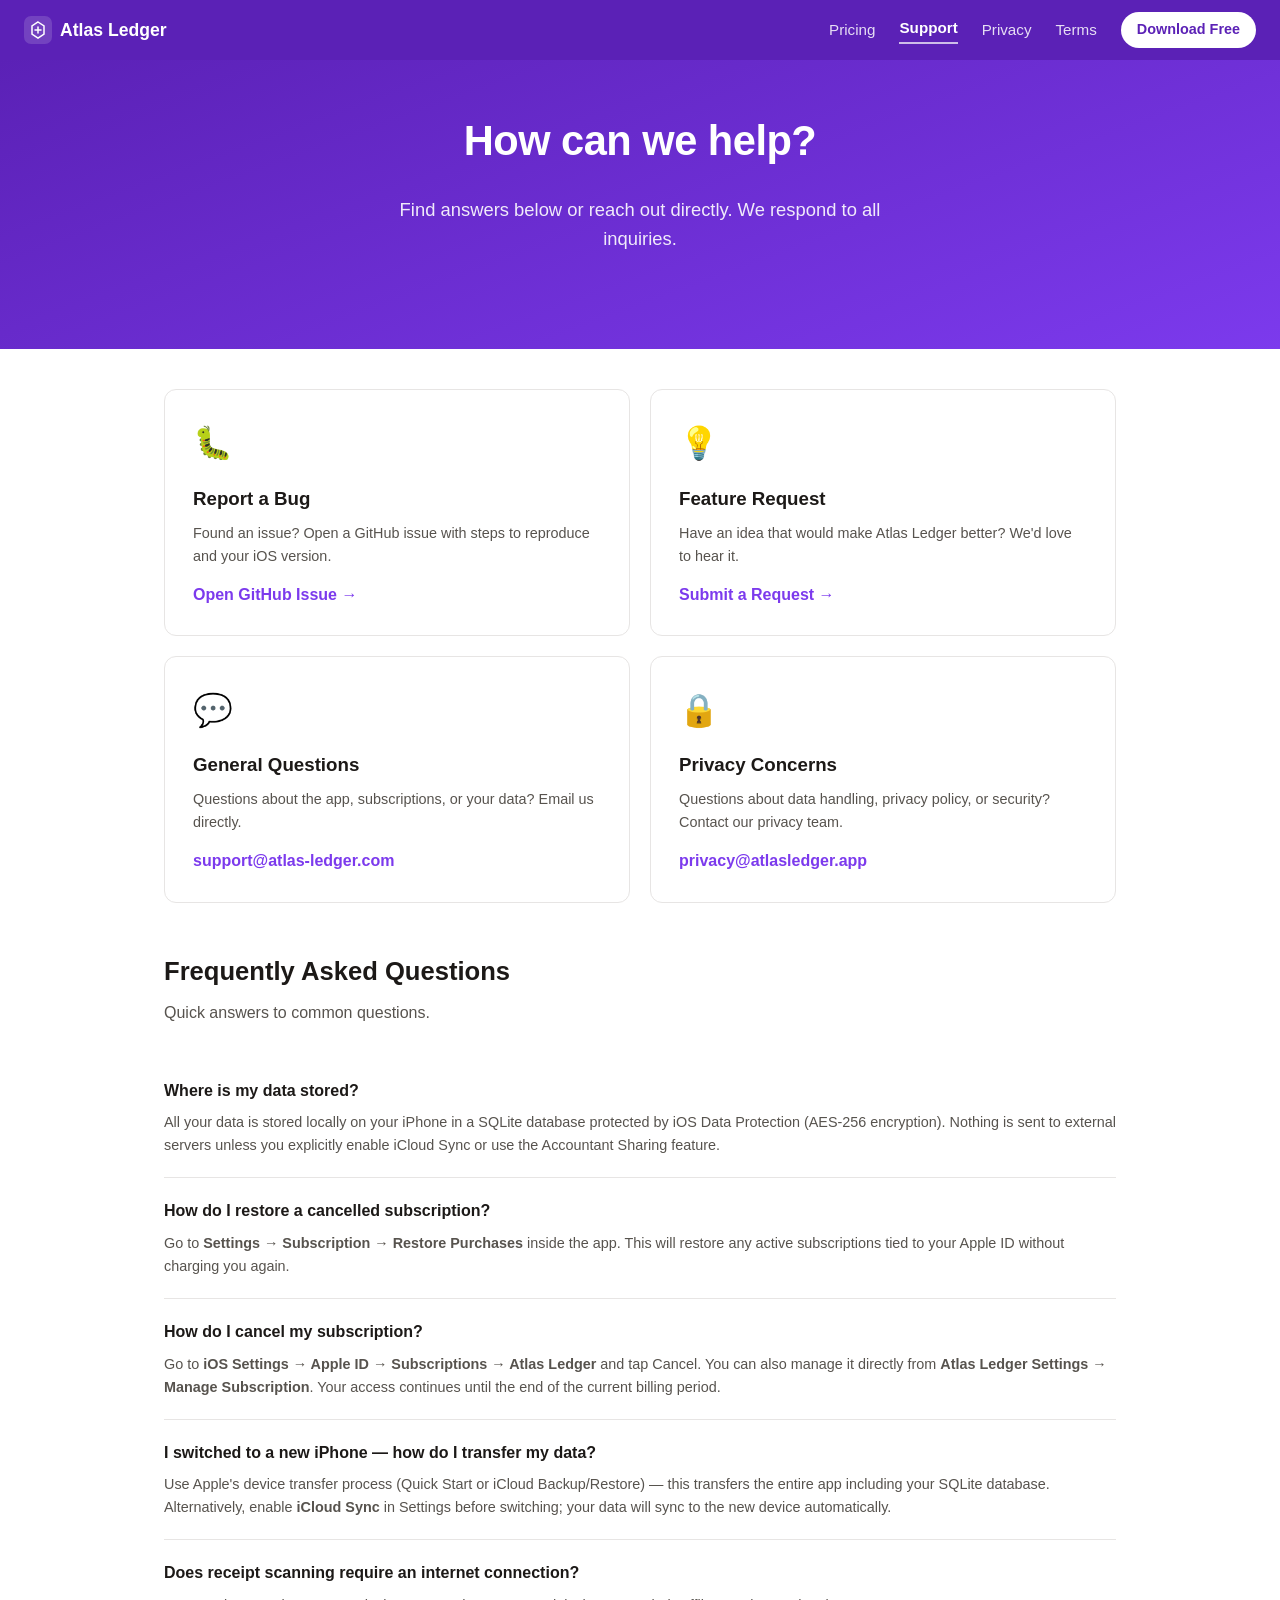
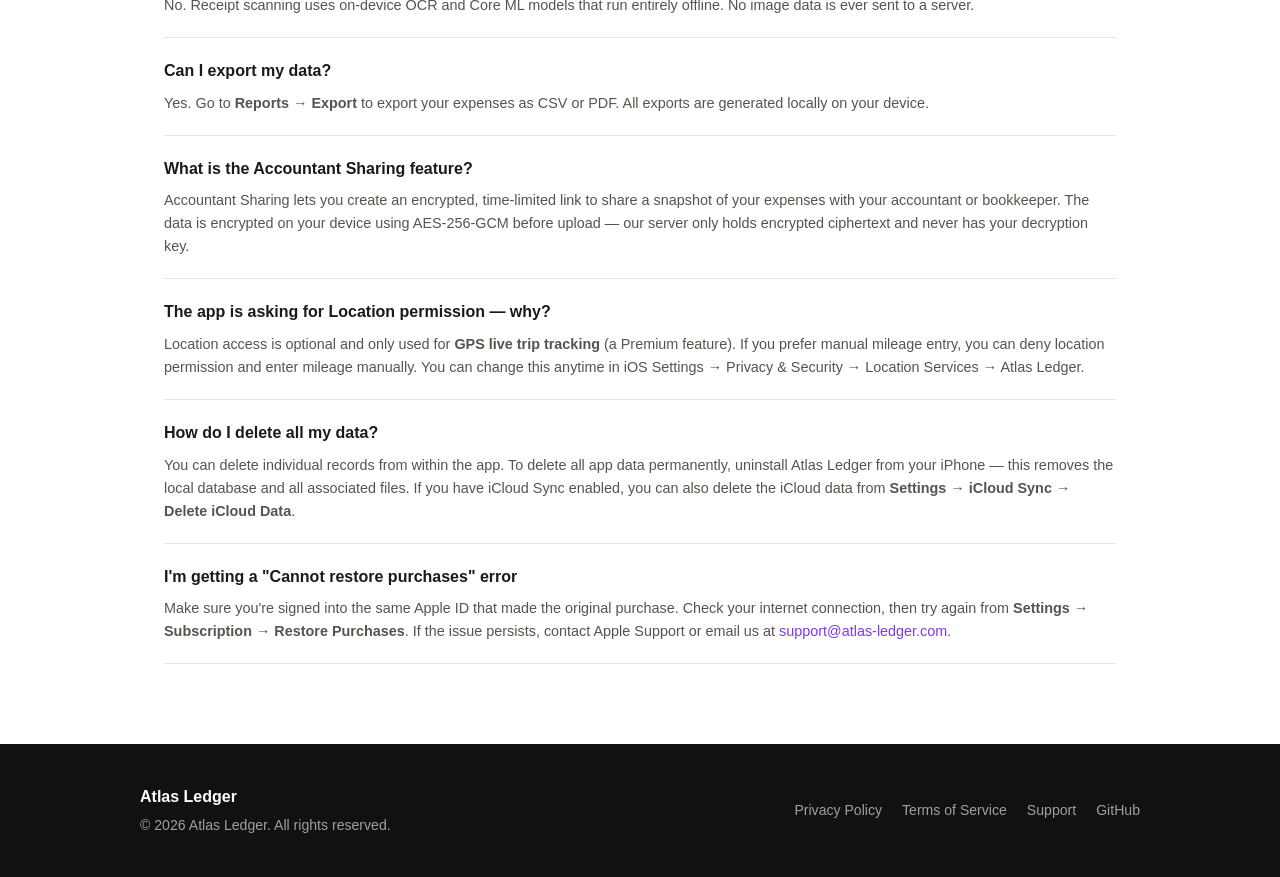
<file: support/index.html>
<!DOCTYPE html>
<html lang="en">
<head>
  <meta charset="UTF-8">
  <meta name="viewport" content="width=device-width, initial-scale=1.0">
  <title>Support — Atlas Ledger</title>
  <meta name="description" content="Get help with Atlas Ledger. FAQs, contact options, and documentation.">
  <link rel="stylesheet" href="../style.css">
</head>
<body>

<nav class="nav">
  <a href="../index.html" class="nav-logo">
    <svg width="28" height="28" viewBox="0 0 28 28" fill="none">
      <rect width="28" height="28" rx="7" fill="white" fill-opacity=".15"/>
      <path d="M14 6L20 10V18L14 22L8 18V10L14 6Z" stroke="white" stroke-width="1.5" fill="none"/>
      <path d="M11 14h6M14 11v6" stroke="white" stroke-width="1.5" stroke-linecap="round"/>
    </svg>
    Atlas Ledger
  </a>
  <div class="nav-links">
    <a href="../index.html#pricing">Pricing</a>
    <a href="../support/index.html" class="active">Support</a>
    <a href="../privacy/index.html">Privacy</a>
    <a href="../terms/index.html">Terms</a>
    <a href="../index.html#download" class="nav-cta">Download Free</a>
  </div>
</nav>

<section class="hero" style="padding:48px 24px 60px">
  <h1 style="font-size:clamp(1.8rem,4vw,2.6rem)">How can we help?</h1>
  <p>Find answers below or reach out directly. We respond to all inquiries.</p>
</section>

<div class="container" style="padding:0 24px 80px">

  <div class="support-grid">
    <div class="support-card">
      <div class="icon">🐛</div>
      <h3>Report a Bug</h3>
      <p>Found an issue? Open a GitHub issue with steps to reproduce and your iOS version.</p>
      <a href="https://github.com/DevLab-Innovations/AtlasLedger/issues/new?template=bug_report.md">Open GitHub Issue →</a>
    </div>
    <div class="support-card">
      <div class="icon">💡</div>
      <h3>Feature Request</h3>
      <p>Have an idea that would make Atlas Ledger better? We'd love to hear it.</p>
      <a href="https://github.com/DevLab-Innovations/AtlasLedger/issues/new?template=feature_request.md">Submit a Request →</a>
    </div>
    <div class="support-card">
      <div class="icon">💬</div>
      <h3>General Questions</h3>
      <p>Questions about the app, subscriptions, or your data? Email us directly.</p>
      <a href="mailto:support@atlas-ledger.com">support@atlas-ledger.com</a>
    </div>
    <div class="support-card">
      <div class="icon">🔒</div>
      <h3>Privacy Concerns</h3>
      <p>Questions about data handling, privacy policy, or security? Contact our privacy team.</p>
      <a href="mailto:privacy@atlasledger.app">privacy@atlasledger.app</a>
    </div>
  </div>

  <div class="faq">
    <h2 style="font-size:1.6rem;font-weight:700;margin-bottom:8px">Frequently Asked Questions</h2>
    <p style="color:var(--text-muted);margin-bottom:32px">Quick answers to common questions.</p>

    <div class="faq-item">
      <h3>Where is my data stored?</h3>
      <p>All your data is stored locally on your iPhone in a SQLite database protected by iOS Data Protection (AES-256 encryption). Nothing is sent to external servers unless you explicitly enable iCloud Sync or use the Accountant Sharing feature.</p>
    </div>

    <div class="faq-item">
      <h3>How do I restore a cancelled subscription?</h3>
      <p>Go to <strong>Settings → Subscription → Restore Purchases</strong> inside the app. This will restore any active subscriptions tied to your Apple ID without charging you again.</p>
    </div>

    <div class="faq-item">
      <h3>How do I cancel my subscription?</h3>
      <p>Go to <strong>iOS Settings → Apple ID → Subscriptions → Atlas Ledger</strong> and tap Cancel. You can also manage it directly from <strong>Atlas Ledger Settings → Manage Subscription</strong>. Your access continues until the end of the current billing period.</p>
    </div>

    <div class="faq-item">
      <h3>I switched to a new iPhone — how do I transfer my data?</h3>
      <p>Use Apple's device transfer process (Quick Start or iCloud Backup/Restore) — this transfers the entire app including your SQLite database. Alternatively, enable <strong>iCloud Sync</strong> in Settings before switching; your data will sync to the new device automatically.</p>
    </div>

    <div class="faq-item">
      <h3>Does receipt scanning require an internet connection?</h3>
      <p>No. Receipt scanning uses on-device OCR and Core ML models that run entirely offline. No image data is ever sent to a server.</p>
    </div>

    <div class="faq-item">
      <h3>Can I export my data?</h3>
      <p>Yes. Go to <strong>Reports → Export</strong> to export your expenses as CSV or PDF. All exports are generated locally on your device.</p>
    </div>

    <div class="faq-item">
      <h3>What is the Accountant Sharing feature?</h3>
      <p>Accountant Sharing lets you create an encrypted, time-limited link to share a snapshot of your expenses with your accountant or bookkeeper. The data is encrypted on your device using AES-256-GCM before upload — our server only holds encrypted ciphertext and never has your decryption key.</p>
    </div>

    <div class="faq-item">
      <h3>The app is asking for Location permission — why?</h3>
      <p>Location access is optional and only used for <strong>GPS live trip tracking</strong> (a Premium feature). If you prefer manual mileage entry, you can deny location permission and enter mileage manually. You can change this anytime in iOS Settings → Privacy &amp; Security → Location Services → Atlas Ledger.</p>
    </div>

    <div class="faq-item">
      <h3>How do I delete all my data?</h3>
      <p>You can delete individual records from within the app. To delete all app data permanently, uninstall Atlas Ledger from your iPhone — this removes the local database and all associated files. If you have iCloud Sync enabled, you can also delete the iCloud data from <strong>Settings → iCloud Sync → Delete iCloud Data</strong>.</p>
    </div>

    <div class="faq-item">
      <h3>I'm getting a "Cannot restore purchases" error</h3>
      <p>Make sure you're signed into the same Apple ID that made the original purchase. Check your internet connection, then try again from <strong>Settings → Subscription → Restore Purchases</strong>. If the issue persists, contact Apple Support or email us at <a href="mailto:support@atlas-ledger.com">support@atlas-ledger.com</a>.</p>
    </div>
  </div>

</div>

<footer>
  <div class="footer-inner">
    <div>
      <div class="footer-brand">Atlas Ledger</div>
      <div style="margin-top:4px">© 2026 Atlas Ledger. All rights reserved.</div>
    </div>
    <div class="footer-links">
      <a href="../privacy/index.html">Privacy Policy</a>
      <a href="../terms/index.html">Terms of Service</a>
      <a href="../support/index.html">Support</a>
      <a href="https://github.com/DevLab-Innovations/AtlasLedger">GitHub</a>
    </div>
  </div>
</footer>

</body>
</html>
</file>
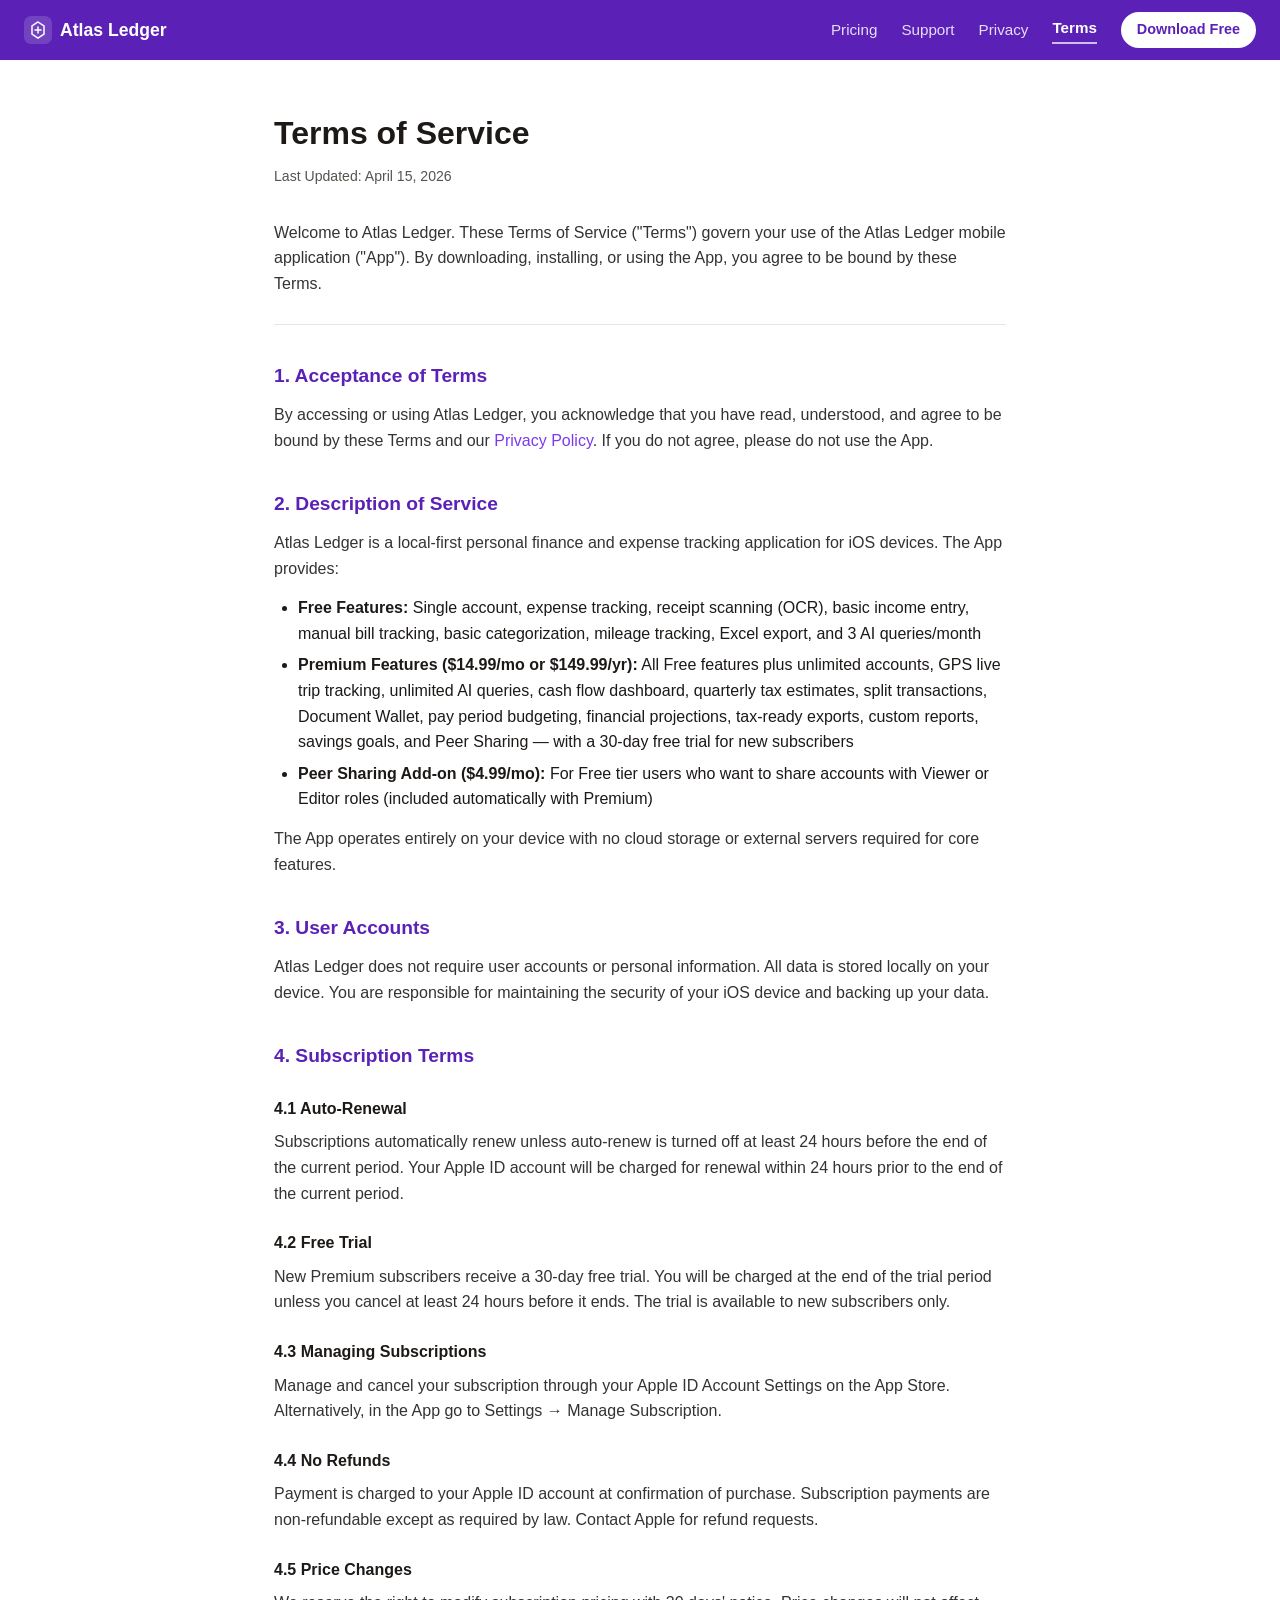
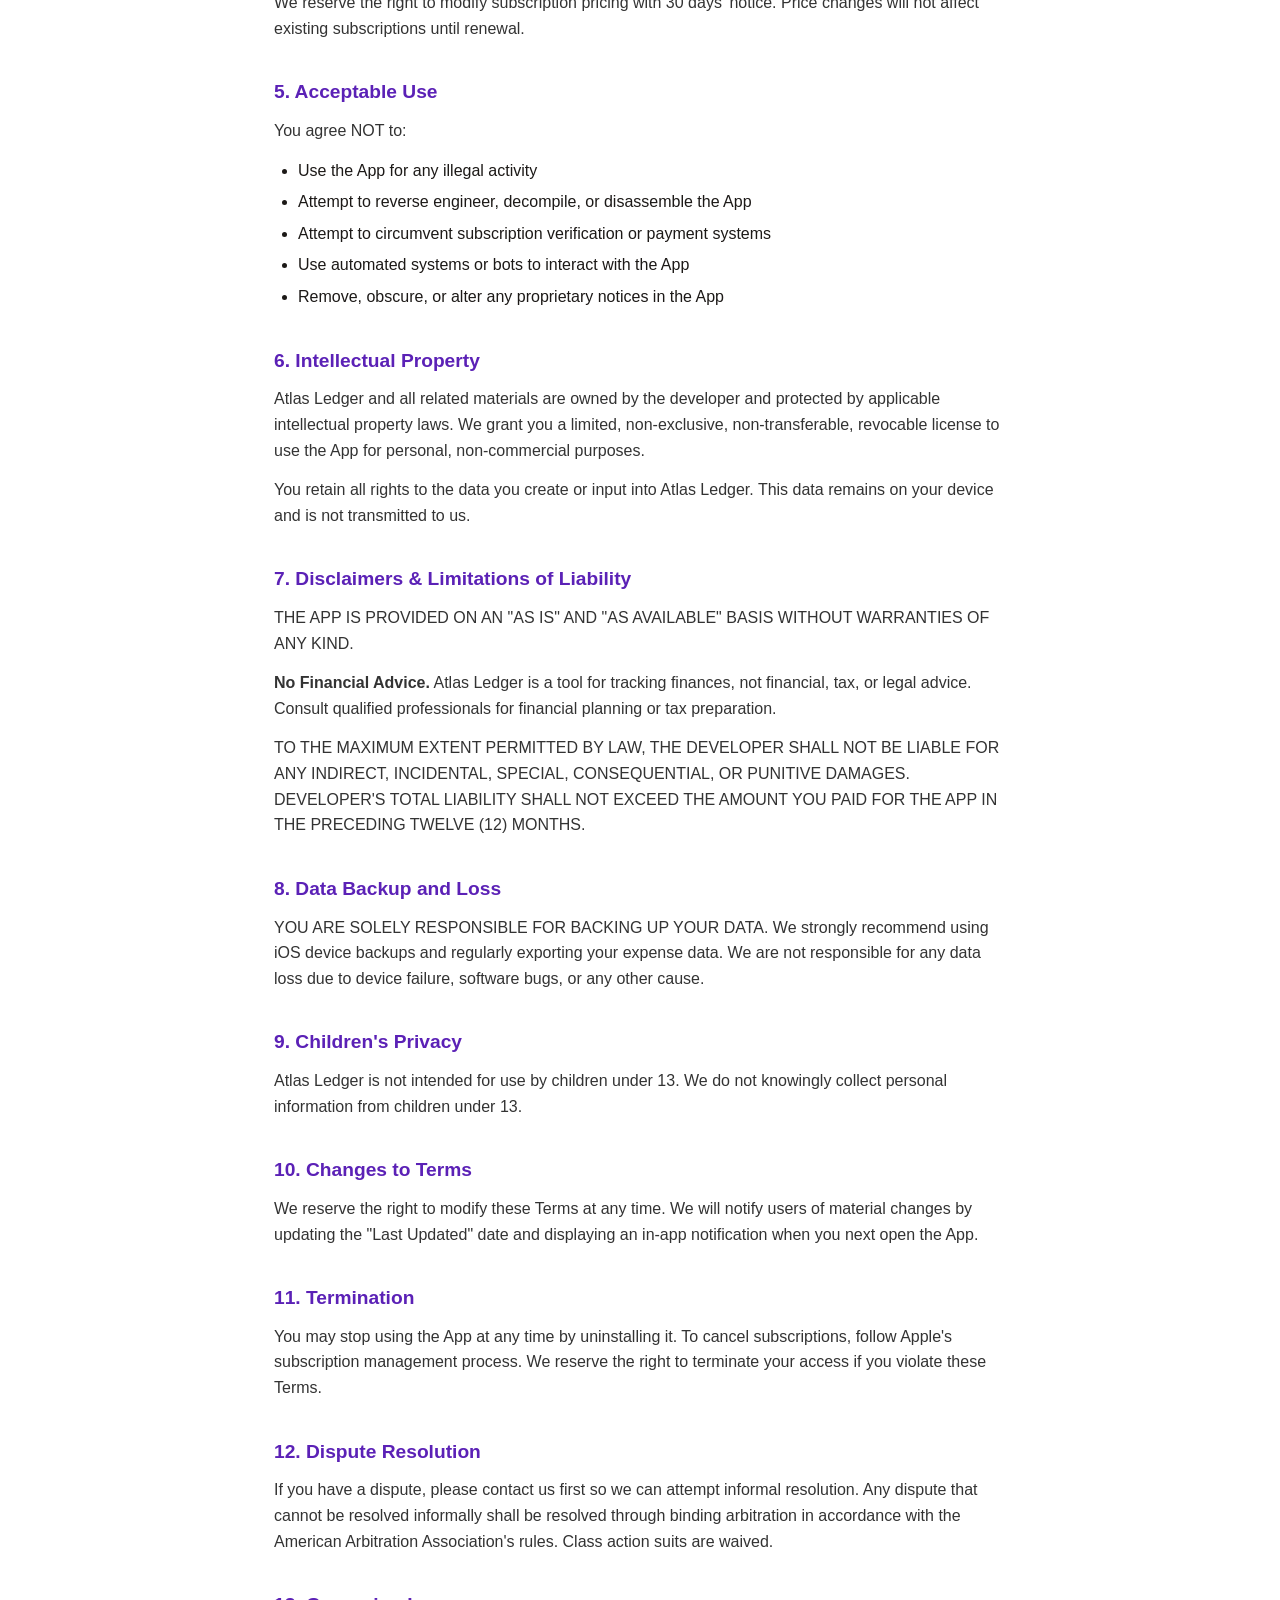
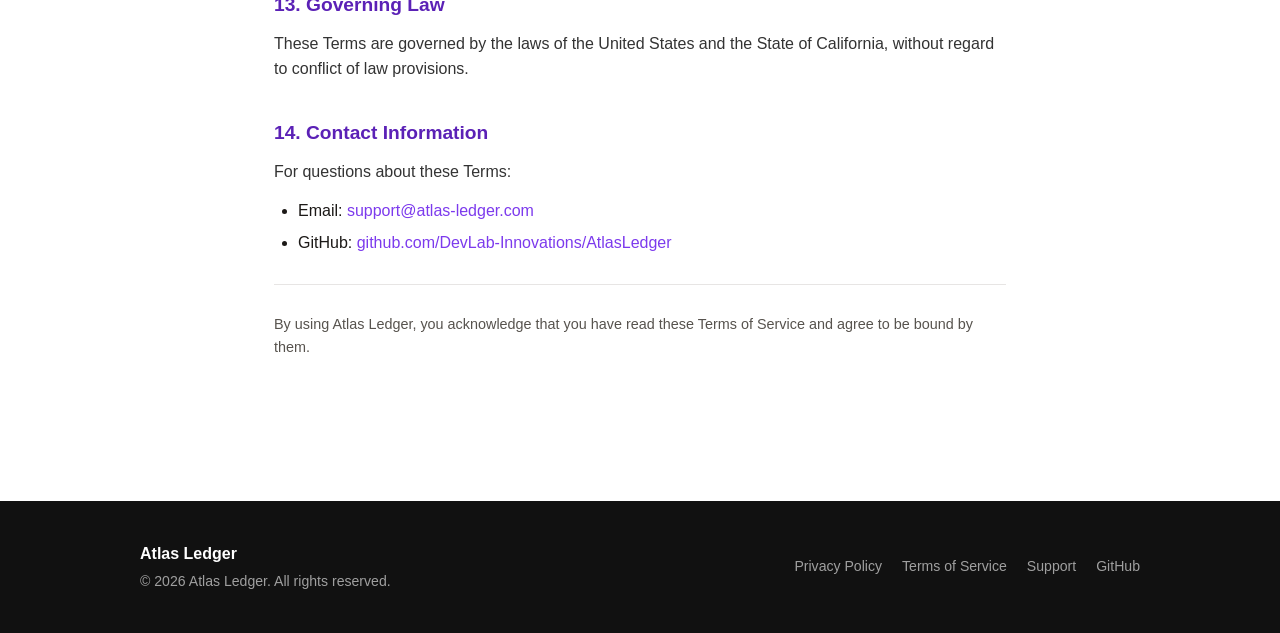
<file: terms/index.html>
<!DOCTYPE html>
<html lang="en">
<head>
  <meta charset="UTF-8">
  <meta name="viewport" content="width=device-width, initial-scale=1.0">
  <title>Terms of Service — Atlas Ledger</title>
  <meta name="description" content="Atlas Ledger Terms of Service. No accounts required. Subscriptions managed via Apple.">
  <link rel="stylesheet" href="../style.css">
</head>
<body>

<nav class="nav">
  <a href="../index.html" class="nav-logo">
    <svg width="28" height="28" viewBox="0 0 28 28" fill="none">
      <rect width="28" height="28" rx="7" fill="white" fill-opacity=".15"/>
      <path d="M14 6L20 10V18L14 22L8 18V10L14 6Z" stroke="white" stroke-width="1.5" fill="none"/>
      <path d="M11 14h6M14 11v6" stroke="white" stroke-width="1.5" stroke-linecap="round"/>
    </svg>
    Atlas Ledger
  </a>
  <div class="nav-links">
    <a href="../index.html#pricing">Pricing</a>
    <a href="../support/index.html">Support</a>
    <a href="../privacy/index.html">Privacy</a>
    <a href="../terms/index.html" class="active">Terms</a>
    <a href="../index.html#download" class="nav-cta">Download Free</a>
  </div>
</nav>

<div class="legal">
  <h1>Terms of Service</h1>
  <div class="updated">Last Updated: April 15, 2026</div>

  <p>Welcome to Atlas Ledger. These Terms of Service ("Terms") govern your use of the Atlas Ledger mobile application ("App"). By downloading, installing, or using the App, you agree to be bound by these Terms.</p>

  <hr>

  <h2>1. Acceptance of Terms</h2>
  <p>By accessing or using Atlas Ledger, you acknowledge that you have read, understood, and agree to be bound by these Terms and our <a href="../privacy/index.html">Privacy Policy</a>. If you do not agree, please do not use the App.</p>

  <h2>2. Description of Service</h2>
  <p>Atlas Ledger is a local-first personal finance and expense tracking application for iOS devices. The App provides:</p>
  <ul>
    <li><strong>Free Features:</strong> Single account, expense tracking, receipt scanning (OCR), basic income entry, manual bill tracking, basic categorization, mileage tracking, Excel export, and 3 AI queries/month</li>
    <li><strong>Premium Features ($14.99/mo or $149.99/yr):</strong> All Free features plus unlimited accounts, GPS live trip tracking, unlimited AI queries, cash flow dashboard, quarterly tax estimates, split transactions, Document Wallet, pay period budgeting, financial projections, tax-ready exports, custom reports, savings goals, and Peer Sharing — with a 30-day free trial for new subscribers</li>
    <li><strong>Peer Sharing Add-on ($4.99/mo):</strong> For Free tier users who want to share accounts with Viewer or Editor roles (included automatically with Premium)</li>
  </ul>
  <p>The App operates entirely on your device with no cloud storage or external servers required for core features.</p>

  <h2>3. User Accounts</h2>
  <p>Atlas Ledger does not require user accounts or personal information. All data is stored locally on your device. You are responsible for maintaining the security of your iOS device and backing up your data.</p>

  <h2>4. Subscription Terms</h2>
  <h3>4.1 Auto-Renewal</h3>
  <p>Subscriptions automatically renew unless auto-renew is turned off at least 24 hours before the end of the current period. Your Apple ID account will be charged for renewal within 24 hours prior to the end of the current period.</p>
  <h3>4.2 Free Trial</h3>
  <p>New Premium subscribers receive a 30-day free trial. You will be charged at the end of the trial period unless you cancel at least 24 hours before it ends. The trial is available to new subscribers only.</p>
  <h3>4.3 Managing Subscriptions</h3>
  <p>Manage and cancel your subscription through your Apple ID Account Settings on the App Store. Alternatively, in the App go to Settings → Manage Subscription.</p>
  <h3>4.4 No Refunds</h3>
  <p>Payment is charged to your Apple ID account at confirmation of purchase. Subscription payments are non-refundable except as required by law. Contact Apple for refund requests.</p>
  <h3>4.5 Price Changes</h3>
  <p>We reserve the right to modify subscription pricing with 30 days' notice. Price changes will not affect existing subscriptions until renewal.</p>

  <h2>5. Acceptable Use</h2>
  <p>You agree NOT to:</p>
  <ul>
    <li>Use the App for any illegal activity</li>
    <li>Attempt to reverse engineer, decompile, or disassemble the App</li>
    <li>Attempt to circumvent subscription verification or payment systems</li>
    <li>Use automated systems or bots to interact with the App</li>
    <li>Remove, obscure, or alter any proprietary notices in the App</li>
  </ul>

  <h2>6. Intellectual Property</h2>
  <p>Atlas Ledger and all related materials are owned by the developer and protected by applicable intellectual property laws. We grant you a limited, non-exclusive, non-transferable, revocable license to use the App for personal, non-commercial purposes.</p>
  <p>You retain all rights to the data you create or input into Atlas Ledger. This data remains on your device and is not transmitted to us.</p>

  <h2>7. Disclaimers &amp; Limitations of Liability</h2>
  <p>THE APP IS PROVIDED ON AN "AS IS" AND "AS AVAILABLE" BASIS WITHOUT WARRANTIES OF ANY KIND.</p>
  <p><strong>No Financial Advice.</strong> Atlas Ledger is a tool for tracking finances, not financial, tax, or legal advice. Consult qualified professionals for financial planning or tax preparation.</p>
  <p>TO THE MAXIMUM EXTENT PERMITTED BY LAW, THE DEVELOPER SHALL NOT BE LIABLE FOR ANY INDIRECT, INCIDENTAL, SPECIAL, CONSEQUENTIAL, OR PUNITIVE DAMAGES. DEVELOPER'S TOTAL LIABILITY SHALL NOT EXCEED THE AMOUNT YOU PAID FOR THE APP IN THE PRECEDING TWELVE (12) MONTHS.</p>

  <h2>8. Data Backup and Loss</h2>
  <p>YOU ARE SOLELY RESPONSIBLE FOR BACKING UP YOUR DATA. We strongly recommend using iOS device backups and regularly exporting your expense data. We are not responsible for any data loss due to device failure, software bugs, or any other cause.</p>

  <h2>9. Children's Privacy</h2>
  <p>Atlas Ledger is not intended for use by children under 13. We do not knowingly collect personal information from children under 13.</p>

  <h2>10. Changes to Terms</h2>
  <p>We reserve the right to modify these Terms at any time. We will notify users of material changes by updating the "Last Updated" date and displaying an in-app notification when you next open the App.</p>

  <h2>11. Termination</h2>
  <p>You may stop using the App at any time by uninstalling it. To cancel subscriptions, follow Apple's subscription management process. We reserve the right to terminate your access if you violate these Terms.</p>

  <h2>12. Dispute Resolution</h2>
  <p>If you have a dispute, please contact us first so we can attempt informal resolution. Any dispute that cannot be resolved informally shall be resolved through binding arbitration in accordance with the American Arbitration Association's rules. Class action suits are waived.</p>

  <h2>13. Governing Law</h2>
  <p>These Terms are governed by the laws of the United States and the State of California, without regard to conflict of law provisions.</p>

  <h2>14. Contact Information</h2>
  <p>For questions about these Terms:</p>
  <ul>
    <li>Email: <a href="mailto:support@atlas-ledger.com">support@atlas-ledger.com</a></li>
    <li>GitHub: <a href="https://github.com/DevLab-Innovations/AtlasLedger">github.com/DevLab-Innovations/AtlasLedger</a></li>
  </ul>

  <hr>
  <p style="color:var(--text-muted);font-size:.9rem">By using Atlas Ledger, you acknowledge that you have read these Terms of Service and agree to be bound by them.</p>
</div>

<footer>
  <div class="footer-inner">
    <div>
      <div class="footer-brand">Atlas Ledger</div>
      <div style="margin-top:4px">© 2026 Atlas Ledger. All rights reserved.</div>
    </div>
    <div class="footer-links">
      <a href="../privacy/index.html">Privacy Policy</a>
      <a href="../terms/index.html">Terms of Service</a>
      <a href="../support/index.html">Support</a>
      <a href="https://github.com/DevLab-Innovations/AtlasLedger">GitHub</a>
    </div>
  </div>
</footer>

</body>
</html>
</file>
<file: style.css>
/* Atlas Ledger — shared site styles */
*, *::before, *::after { box-sizing: border-box; margin: 0; padding: 0; }

:root {
  --green:       #7C3AED;   /* primary violet — replaces all --green refs */
  --green-dark:  #5B21B6;   /* deep purple */
  --green-light: #F5F3FF;   /* ultra-light violet */
  --accent:      #F97316;   /* coral/orange secondary */
  --text:        #1C1917;   /* stone-900 */
  --text-muted:  #57534E;   /* stone-600 */
  --border:      #E7E5E4;   /* stone-200 */
  --bg:          #FFFFFF;
  --surface:     #FAFAF9;   /* warm stone-50 */
  --radius:      12px;
  --shadow:      0 2px 16px rgba(0,0,0,.08);
}

body {
  font-family: -apple-system, BlinkMacSystemFont, 'Segoe UI', Roboto, sans-serif;
  color: var(--text);
  background: var(--bg);
  line-height: 1.6;
  font-size: 16px;
}

a { color: var(--green); text-decoration: none; }
a:hover { text-decoration: underline; }

/* ── NAV ────────────────────────────────────────────────────── */
.nav {
  background: var(--green-dark);
  padding: 0 24px;
  display: flex;
  align-items: center;
  height: 60px;
  position: sticky;
  top: 0;
  z-index: 100;
}
.nav-logo {
  color: #fff;
  font-size: 1.1rem;
  font-weight: 700;
  text-decoration: none;
  display: flex;
  align-items: center;
  gap: 8px;
  flex: 1;
}
.nav-logo svg { flex-shrink: 0; }
.nav-links { display: flex; align-items: center; gap: 24px; }
.nav-links a { color: rgba(255,255,255,.85); font-size: .95rem; }
.nav-links a:hover { color: #fff; text-decoration: none; }
.nav-links a.active {
  color: #fff;
  font-weight: 600;
  border-bottom: 2px solid rgba(255,255,255,.7);
  padding-bottom: 2px;
}
.nav-cta {
  background: #fff;
  color: var(--green-dark) !important;
  font-weight: 600;
  padding: 6px 16px;
  border-radius: 20px;
  font-size: .9rem !important;
}
.nav-cta:hover { background: var(--green-light); }

/* ── HERO ───────────────────────────────────────────────────── */
.hero {
  background: linear-gradient(160deg, var(--green-dark) 0%, var(--green) 100%);
  color: #fff;
  padding: 80px 24px 100px;
  text-align: center;
}
.hero-badge {
  display: inline-flex;
  align-items: center;
  gap: 6px;
  background: rgba(255,255,255,.15);
  border: 1px solid rgba(255,255,255,.25);
  border-radius: 20px;
  padding: 4px 14px;
  font-size: .85rem;
  margin-bottom: 24px;
}
.hero h1 {
  font-size: clamp(2.2rem, 5vw, 3.4rem);
  font-weight: 800;
  margin-bottom: 20px;
  letter-spacing: -.5px;
}
.hero p {
  font-size: 1.15rem;
  opacity: .9;
  max-width: 540px;
  margin: 0 auto 36px;
}
.hero-actions { display: flex; gap: 12px; justify-content: center; flex-wrap: wrap; }
.btn-appstore {
  background: #000;
  color: #fff;
  border-radius: 10px;
  padding: 10px 20px;
  display: inline-flex;
  align-items: center;
  gap: 10px;
  font-size: 1rem;
  font-weight: 600;
  text-decoration: none;
  transition: opacity .2s;
}
.btn-appstore:hover { opacity: .85; text-decoration: none; color: #fff; }
.btn-appstore-sub { display: block; font-size: .7rem; font-weight: 400; opacity: .7; }
.btn-learn {
  background: rgba(255,255,255,.15);
  border: 1.5px solid rgba(255,255,255,.4);
  color: #fff;
  border-radius: 10px;
  padding: 10px 24px;
  font-size: 1rem;
  text-decoration: none;
  transition: background .2s;
}
.btn-learn:hover { background: rgba(255,255,255,.25); text-decoration: none; color: #fff; }

/* ── PHONE MOCKUP ───────────────────────────────────────────── */
.phone-wrap {
  margin: 48px auto 0;
  max-width: 260px;
  position: relative;
  filter: drop-shadow(0 32px 64px rgba(0,0,0,.45));
}
.phone-screenshot {
  width: 100%;
  border-radius: 44px;
  display: block;
}

/* ── SECTION SHELL ──────────────────────────────────────────── */
.section { padding: 72px 24px; }
.section-alt { background: var(--surface); }
.section-center { text-align: center; }
.container { max-width: 1000px; margin: 0 auto; }
.section-eyebrow {
  font-size: .8rem;
  font-weight: 700;
  letter-spacing: 1.5px;
  text-transform: uppercase;
  color: var(--green);
  margin-bottom: 12px;
}
.section h2 {
  font-size: clamp(1.7rem, 3.5vw, 2.4rem);
  font-weight: 700;
  margin-bottom: 14px;
  letter-spacing: -.3px;
}
.section-sub {
  color: var(--text-muted);
  font-size: 1.05rem;
  max-width: 540px;
  margin: 0 auto 48px;
}

/* ── FEATURES GRID ──────────────────────────────────────────── */
.features { display: grid; grid-template-columns: repeat(auto-fill, minmax(280px,1fr)); gap: 24px; }
.feature-card {
  background: var(--bg);
  border: 1px solid var(--border);
  border-radius: var(--radius);
  padding: 28px;
  transition: box-shadow .2s, transform .2s;
}
.feature-card:hover { box-shadow: var(--shadow); transform: translateY(-2px); }
.feature-icon {
  width: 48px; height: 48px;
  border-radius: 12px;
  background: var(--green-light);
  display: flex; align-items: center; justify-content: center;
  margin-bottom: 16px;
  font-size: 1.4rem;
}
.feature-card h3 { font-size: 1.05rem; font-weight: 600; margin-bottom: 8px; }
.feature-card p { color: var(--text-muted); font-size: .9rem; line-height: 1.5; }

/* ── PRIVACY CALLOUT ────────────────────────────────────────── */
.privacy-callout {
  background: var(--green-dark);
  color: #fff;
  border-radius: var(--radius);
  padding: 48px 40px;
  text-align: center;
  max-width: 700px;
  margin: 0 auto;
}
.privacy-callout h2 { font-size: 1.8rem; margin-bottom: 12px; }
.privacy-callout p { opacity: .85; margin-bottom: 28px; }
.privacy-pills { display: flex; flex-wrap: wrap; gap: 10px; justify-content: center; }
.privacy-pill {
  background: rgba(255,255,255,.15);
  border: 1px solid rgba(255,255,255,.25);
  border-radius: 20px;
  padding: 6px 16px;
  font-size: .85rem;
}

/* ── PRICING ────────────────────────────────────────────────── */
.pricing { display: grid; grid-template-columns: 1fr 1fr; gap: 24px; max-width: 720px; margin: 0 auto; }
.plan {
  border: 1.5px solid var(--border);
  border-radius: var(--radius);
  padding: 32px;
  background: var(--bg);
}
.plan.featured {
  border-color: var(--green);
  box-shadow: 0 0 0 4px var(--green-light);
  position: relative;
}
.plan-badge {
  position: absolute;
  top: -14px; left: 50%;
  transform: translateX(-50%);
  background: var(--green);
  color: #fff;
  font-size: .75rem;
  font-weight: 700;
  padding: 4px 14px;
  border-radius: 20px;
  text-transform: uppercase;
  letter-spacing: .5px;
}
.plan-name { font-size: .85rem; font-weight: 700; text-transform: uppercase; letter-spacing: 1px; color: var(--text-muted); margin-bottom: 8px; }
.plan-price { font-size: 2.4rem; font-weight: 800; margin-bottom: 4px; }
.plan-price span { font-size: 1rem; font-weight: 400; color: var(--text-muted); }
.plan-desc { font-size: .88rem; color: var(--text-muted); margin-bottom: 24px; }
.plan-features { list-style: none; margin-bottom: 28px; }
.plan-features li { padding: 7px 0; font-size: .9rem; border-bottom: 1px solid var(--border); display: flex; align-items: flex-start; gap: 8px; }
.plan-features li:last-child { border: none; }
.check { color: var(--green); flex-shrink: 0; }
.btn-plan {
  display: block;
  width: 100%;
  padding: 12px;
  border-radius: 8px;
  text-align: center;
  font-weight: 600;
  font-size: .95rem;
  cursor: pointer;
  text-decoration: none;
  transition: opacity .2s;
}
.btn-plan:hover { opacity: .85; text-decoration: none; }
.btn-plan-primary { background: var(--green); color: #fff; }
.btn-plan-secondary { background: var(--surface); color: var(--text); border: 1.5px solid var(--border); }

/* ── COMPARE TOGGLE ─────────────────────────────────────────── */
.compare-toggle-wrap {
  display: flex;
  align-items: center;
  gap: 0;
  margin: 8px 0 0;
}
.compare-toggle-wrap::before,
.compare-toggle-wrap::after {
  content: '';
  flex: 1;
  height: 1px;
  background: var(--border);
}
.compare-toggle {
  display: inline-flex;
  align-items: center;
  gap: 6px;
  background: none;
  border: none;
  color: var(--text-muted);
  font-size: .88rem;
  font-weight: 500;
  padding: 0 20px;
  cursor: pointer;
  white-space: nowrap;
  transition: color .15s;
  outline: none;
}
.compare-toggle:hover {
  color: var(--green);
  text-decoration: underline;
  text-underline-offset: 3px;
}
.compare-toggle:focus-visible {
  color: var(--green);
  text-decoration: underline;
  text-underline-offset: 3px;
  outline: 2px solid var(--green);
  outline-offset: 3px;
  border-radius: 2px;
}

/* ── COMPARE TABLE ──────────────────────────────────────────── */
.compare-wrap { overflow-x: auto; -webkit-overflow-scrolling: touch; }
.compare-table {
  width: 100%;
  border-collapse: collapse;
  font-size: .92rem;
  min-width: 560px;
}
.compare-table th, .compare-table td {
  padding: 13px 16px;
  text-align: left;
  border-bottom: 1px solid var(--border);
  vertical-align: middle;
}
.compare-table thead th {
  font-size: .8rem;
  font-weight: 700;
  text-transform: uppercase;
  letter-spacing: .8px;
  color: var(--text-muted);
  background: var(--surface);
  border-bottom: 2px solid var(--border);
  position: sticky;
  top: 60px;
}
.compare-table thead th:nth-child(2),
.compare-table thead th:nth-child(3) { text-align: center; min-width: 110px; }
.compare-table thead th:nth-child(3) { color: var(--green); }
.compare-table tbody tr:hover { background: var(--green-light); }
.compare-table tbody tr.group-header td {
  background: var(--bg);
  color: var(--green-dark);
  font-weight: 700;
  font-size: .82rem;
  text-transform: uppercase;
  letter-spacing: 1px;
  padding: 20px 16px 8px;
  border-bottom: none;
  border-top: 2px solid var(--green);
  position: relative;
}
/* Left accent bar — gives each group a strong visual anchor */
.compare-table tbody tr.group-header td:first-child::before {
  content: '';
  position: absolute;
  left: 0;
  top: 0;
  bottom: 0;
  width: 3px;
  background: var(--green);
  border-radius: 0 2px 2px 0;
}
/* First group-header has no preceding data rows so suppress the extra gap */
.compare-table tbody tr.group-header:first-child td {
  padding-top: 12px;
  border-top: none;
}
.compare-table td:nth-child(2),
.compare-table td:nth-child(3) { text-align: center; }
.ct-yes { color: var(--green); font-size: 1.2rem; line-height: 1; }
.ct-no  { color: #CCC; font-size: 1.2rem; line-height: 1; }
.ct-partial { color: #D97706; font-size: .8rem; font-weight: 700; }

/* ── FOOTER ─────────────────────────────────────────────────── */
footer {
  background: #111;
  color: rgba(255,255,255,.6);
  padding: 40px 24px;
  font-size: .88rem;
}
.footer-inner { max-width: 1000px; margin: 0 auto; display: flex; flex-wrap: wrap; gap: 24px; justify-content: space-between; align-items: center; }
.footer-brand { color: #fff; font-weight: 700; font-size: 1rem; }
.footer-links { display: flex; gap: 20px; flex-wrap: wrap; }
.footer-links a { color: rgba(255,255,255,.6); }
.footer-links a:hover { color: #fff; }

/* ── LEGAL PAGE ─────────────────────────────────────────────── */
.legal { max-width: 780px; margin: 48px auto; padding: 0 24px 80px; }
.legal h1 { font-size: 2rem; margin-bottom: 6px; }
.legal .updated { color: var(--text-muted); font-size: .88rem; margin-bottom: 32px; }
.legal hr { border: none; border-top: 1px solid var(--border); margin: 28px 0; }
.legal h2 { font-size: 1.2rem; font-weight: 700; color: var(--green-dark); margin: 36px 0 10px; }
.legal h3 { font-size: 1rem; font-weight: 600; margin: 24px 0 8px; }
.legal p { margin-bottom: 14px; color: #333; }
.legal ul, .legal ol { padding-left: 24px; margin-bottom: 14px; }
.legal li { margin-bottom: 6px; }
.legal strong { font-weight: 600; }
.legal .summary-box {
  background: var(--green-light);
  border-left: 4px solid var(--green);
  border-radius: 6px;
  padding: 20px 24px;
  margin: 28px 0;
}
.legal .summary-box p { color: var(--green-dark); margin-bottom: 6px; }

/* ── SUPPORT PAGE ───────────────────────────────────────────── */
.support-grid { display: grid; grid-template-columns: repeat(2, 1fr); gap: 20px; margin-top: 40px; }
.support-card {
  border: 1px solid var(--border);
  border-radius: var(--radius);
  padding: 28px;
  background: var(--bg);
}
.support-card .icon { font-size: 2rem; margin-bottom: 14px; }
.support-card h3 { font-weight: 600; margin-bottom: 8px; }
.support-card p { color: var(--text-muted); font-size: .9rem; margin-bottom: 14px; }
.support-card a { font-weight: 600; }
.faq { margin-top: 48px; }
.faq-item { border-bottom: 1px solid var(--border); padding: 20px 0; }
.faq-item h3 { font-size: 1rem; font-weight: 600; margin-bottom: 8px; }
.faq-item p { color: var(--text-muted); font-size: .9rem; }

/* ── RESPONSIVE ─────────────────────────────────────────────── */
@media (max-width: 640px) {
  .nav-links { gap: 14px; }
  .pricing { grid-template-columns: 1fr; }
  .privacy-callout { padding: 36px 24px; }
  .plan.featured { margin-top: 14px; }
}
@media (max-width: 480px) {
  .nav-links a:not(.nav-cta) { display: none; }
}
</file>
